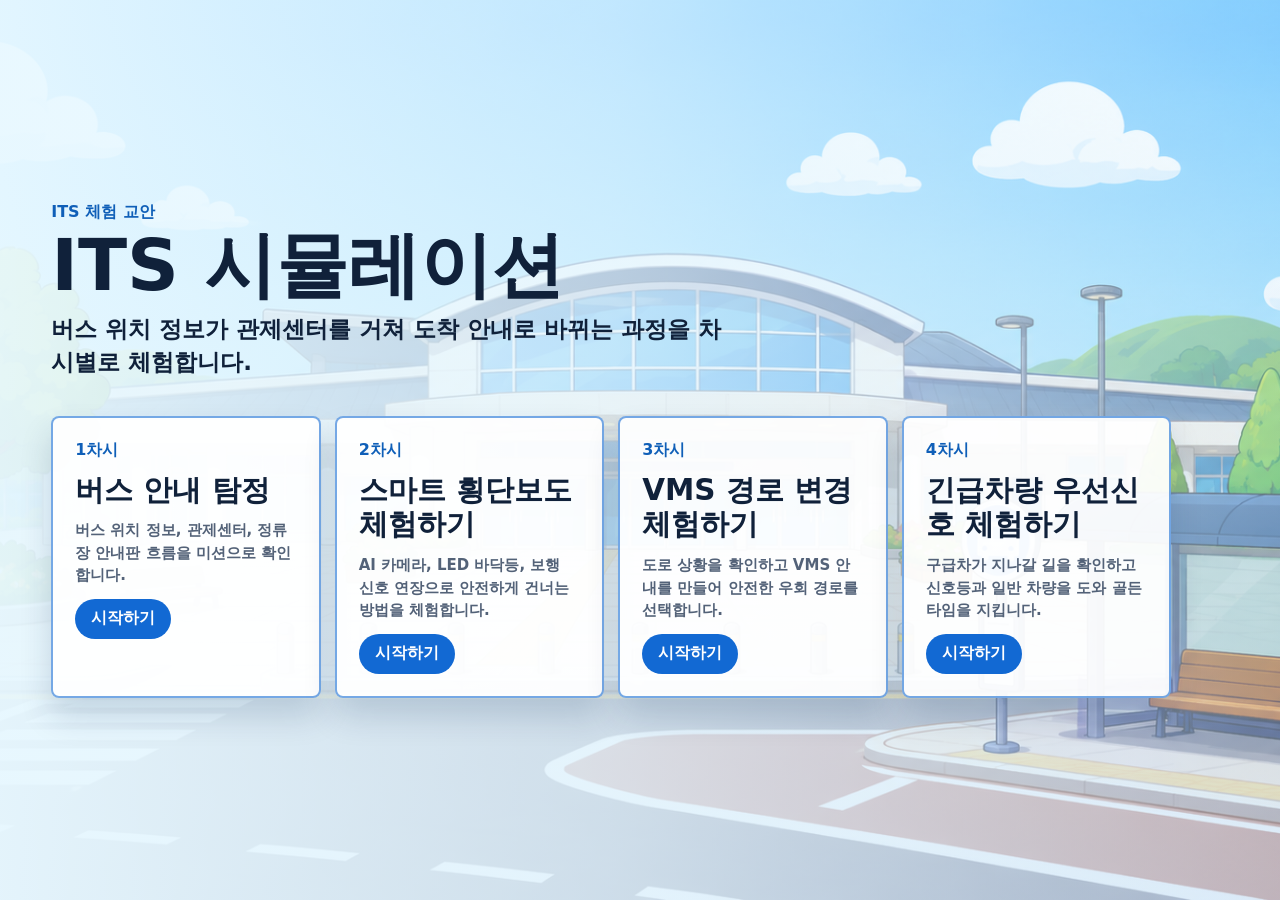
<file: index.html>
<!doctype html>
<html lang="ko">
  <head>
    <meta charset="utf-8" />
    <meta name="viewport" content="width=device-width, initial-scale=1" />
    <title>ITS 시뮬레이션</title>
    <link rel="stylesheet" href="./site.css" />
  </head>
  <body>
    <main class="hub">
      <section class="hero" aria-label="ITS 시뮬레이션 차시 선택">
        <img class="hero-bg" src="./lesson1/assets/period1_bg_gangneung_station_busstop_16x9.png" alt="" />
        <div class="hero-overlay"></div>

        <div class="hub-shell">
          <header class="hub-header">
            <p>ITS 체험 교안</p>
            <h1>ITS 시뮬레이션</h1>
            <span>버스 위치 정보가 관제센터를 거쳐 도착 안내로 바뀌는 과정을 차시별로 체험합니다.</span>
          </header>

          <section class="lesson-grid" aria-label="차시 목록">
            <a class="lesson-card active" href="./lesson1/index.html">
              <span>1차시</span>
              <strong>버스 안내 탐정</strong>
              <p>버스 위치 정보, 관제센터, 정류장 안내판 흐름을 미션으로 확인합니다.</p>
              <em>시작하기</em>
            </a>

            <a class="lesson-card active" href="./lesson2/index.html">
              <span>2차시</span>
              <strong>스마트 횡단보도 체험하기</strong>
              <p>AI 카메라, LED 바닥등, 보행 신호 연장으로 안전하게 건너는 방법을 체험합니다.</p>
              <em>시작하기</em>
            </a>

            <a class="lesson-card active" href="./lesson3/index.html">
              <span>3차시</span>
              <strong>VMS 경로 변경 체험하기</strong>
              <p>도로 상황을 확인하고 VMS 안내를 만들어 안전한 우회 경로를 선택합니다.</p>
              <em>시작하기</em>
            </a>

            <a class="lesson-card active" href="./lesson4/index.html">
              <span>4차시</span>
              <strong>긴급차량 우선신호 체험하기</strong>
              <p>구급차가 지나갈 길을 확인하고 신호등과 일반 차량을 도와 골든타임을 지킵니다.</p>
              <em>시작하기</em>
            </a>
          </section>
        </div>
      </section>
    </main>
  </body>
</html>
</file>
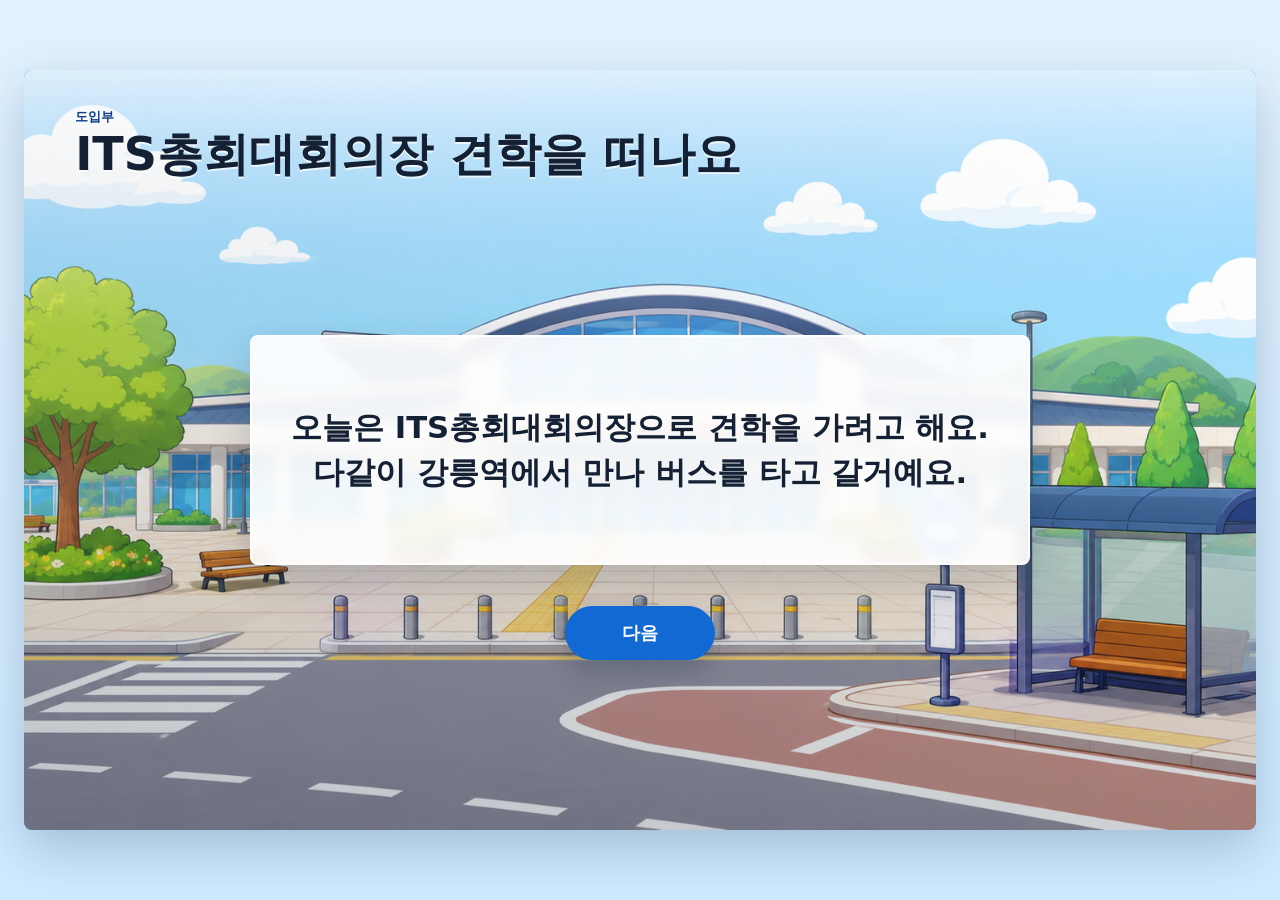
<file: lesson1/index.html>
<!doctype html>
<html lang="ko">
  <head>
    <meta charset="utf-8" />
    <meta name="viewport" content="width=device-width, initial-scale=1" />
    <title>1차시 시뮬레이션 - 버스 안내 탐정</title>
    <link rel="stylesheet" href="./styles.css" />
  </head>
  <body>
    <main class="app" aria-live="polite">
      <section class="scene" aria-label="강릉역 버스 도착 안내 시뮬레이션">
        <section class="prologue-scene" id="prologueScene" aria-label="도입부 이야기">
          <img
            class="prologue-bg"
            src="./assets/period1_bg_gangneung_station_busstop_16x9.png"
            alt="강릉역 앞 버스정류장"
          />

          <div class="prologue-heading">
            <p class="kicker">도입부</p>
            <h1>ITS총회대회의장 견학을 떠나요</h1>
          </div>

          <div class="prologue-card" aria-live="polite">
            <p id="prologueLine"></p>
          </div>

          <button class="plain-button primary prologue-next-button" type="button" id="prologueNext">
            다음
          </button>
        </section>

        <section class="intro-scene" id="introScene" aria-label="견학 출발 오프닝" data-cut="0" hidden>
          <img
            class="opening-bg"
            src="./assets/period1_bg_gangneung_station_busstop_16x9.png"
            alt="강릉역 앞 버스정류장"
          />

          <div class="opening-top">
            <div>
              <h1>견학 출발 이야기</h1>
            </div>
            <button class="plain-button skip-button" type="button" id="skipOpening">바로 미션</button>
          </div>

          <div class="opening-stage" aria-label="견학 출발 애니메이션">
            <div class="opening-label station">강릉역</div>
            <div class="opening-label stop">버스 정류장</div>

            <div class="opening-students" aria-hidden="true">
              <figure class="student minjun">
                <img src="./assets/opening/scene1_student_boy_idle.png" alt="" />
                <figcaption>민준</figcaption>
              </figure>
              <figure class="student seoyeon">
                <img src="./assets/opening/scene1_student_girl_idle.png" alt="" />
                <figcaption>서연</figcaption>
              </figure>
              <figure class="student jihun">
                <img src="./assets/opening/scene1_student_boy_thinking.png" alt="" />
                <figcaption>지훈</figcaption>
              </figure>
            </div>

            <div class="question-cloud">
              <span>버스는 어디 있지?</span>
              <span>언제 도착하지?</span>
              <span>잘못 타면 어떡하지?</span>
            </div>

            <div class="opening-helper" aria-hidden="true">
              <img src="./assets/common_character_traffic_helper_default.svg" alt="" />
            </div>

            <div class="its-flow" aria-hidden="true">
              <div class="flow-node bus-node">
                <img src="./assets/opening/scene1_mini_bus_blue.png" alt="" />
                <span>버스</span>
              </div>
              <div class="flow-line first"></div>
              <img class="signal-wave wave-one" src="./assets/opening/scene1_signal_wave.png" alt="" />
              <div class="flow-node center-node">
                <img src="./assets/opening/scene1_control_center_icon.png" alt="" />
                <span>관제센터</span>
              </div>
              <div class="flow-line second"></div>
              <img class="signal-wave wave-two" src="./assets/opening/scene1_signal_wave.png" alt="" />
              <div class="flow-node board-node">
                <img src="./assets/opening/scene1_bus_arrival_board.png" alt="" />
                <span>도착 안내판</span>
              </div>
            </div>

            <div class="mission-pop">
              <img src="./assets/opening/scene1_mission_popup_cutout.png" alt="" />
              <div>
                <p>오늘의 미션</p>
                <strong>대회장으로 가는 버스를 찾아라!</strong>
                <button class="plain-button primary start-button" type="button" id="startScene">시작하기</button>
              </div>
              <img class="start-glow" src="./assets/opening/scene1_start_glow.png" alt="" />
            </div>
          </div>

          <aside class="opening-dialogue" aria-live="polite">
            <div class="opening-progress"><span id="openingProgress"></span></div>
            <strong id="openingSpeaker">민준</strong>
            <span id="openingLine">드디어 ITS 체험 견학 가는 날이다!</span>
            <button class="plain-button primary opening-next-button" type="button" id="openingNext">다음</button>
          </aside>
        </section>

        <section class="simulation-scene" id="simulationScene" aria-label="버스 도착 안내 시뮬레이션" hidden>
          <img
            class="scene-bg"
            src="./assets/period1_bg_gangneung_station_busstop_16x9.png"
            alt="강릉역 앞 버스정류장"
          />

          <div class="topbar">
            <div>
              <h1>강릉역 버스 도착 안내 체험하기</h1>
            </div>
          </div>

          <div class="flow-layout">
            <section class="guide" aria-label="교통 도우미 안내">
              <div class="flow-step">안내인</div>
              <div class="guide-portrait">
                <img id="helperImage" src="./assets/common_character_traffic_helper_default.svg" alt="교통 도우미" />
              </div>
              <div class="speech">
                <p id="helperLine">안녕! 나는 강릉 교통 도우미야. 버스가 어떻게 움직이는지 같이 알아보자!</p>
              </div>
            </section>

            <section class="mission-panel" aria-label="인터랙티브 미션">
              <div class="mission-main">
                <div class="flow-step">인터랙티브</div>
                <div class="mission-head">
                  <img id="missionIcon" src="./assets/icon_objects_svg/icon_object_05.svg" alt="" />
                  <div>
                    <p id="missionKind">버스 위치 정보</p>
                    <h2 id="missionTitle">내가 탈 버스를 찾아요</h2>
                  </div>
                </div>
                <p id="missionCopy">대회장으로 가는 버스를 골라 주세요.</p>
                <div id="missionBody" class="mission-body"></div>
              </div>

              <aside class="result-panel" aria-label="결과 확인">
                <div class="result-title">
                  <span class="flow-step">결과 확인</span>
                  <div class="progress" aria-label="미션 진행률">
                    <span id="missionLabel">미션 1 / 4</span>
                    <div class="progress-track"><span id="progressBar"></span></div>
                  </div>
                </div>
                <div class="monitor" aria-label="관제센터 모니터">
                  <div class="monitor-screen">
                    <p>관제센터</p>
                    <strong id="monitorStatus">대기 중</strong>
                    <span id="monitorHint">버스 신호를 기다리고 있어요.</span>
                  </div>
                </div>
              </aside>
            </section>
          </div>
        </section>

        <div id="toast" class="toast" role="status" aria-live="assertive"></div>
      </section>
    </main>

    <script src="./script.js"></script>
  </body>
</html>
</file>
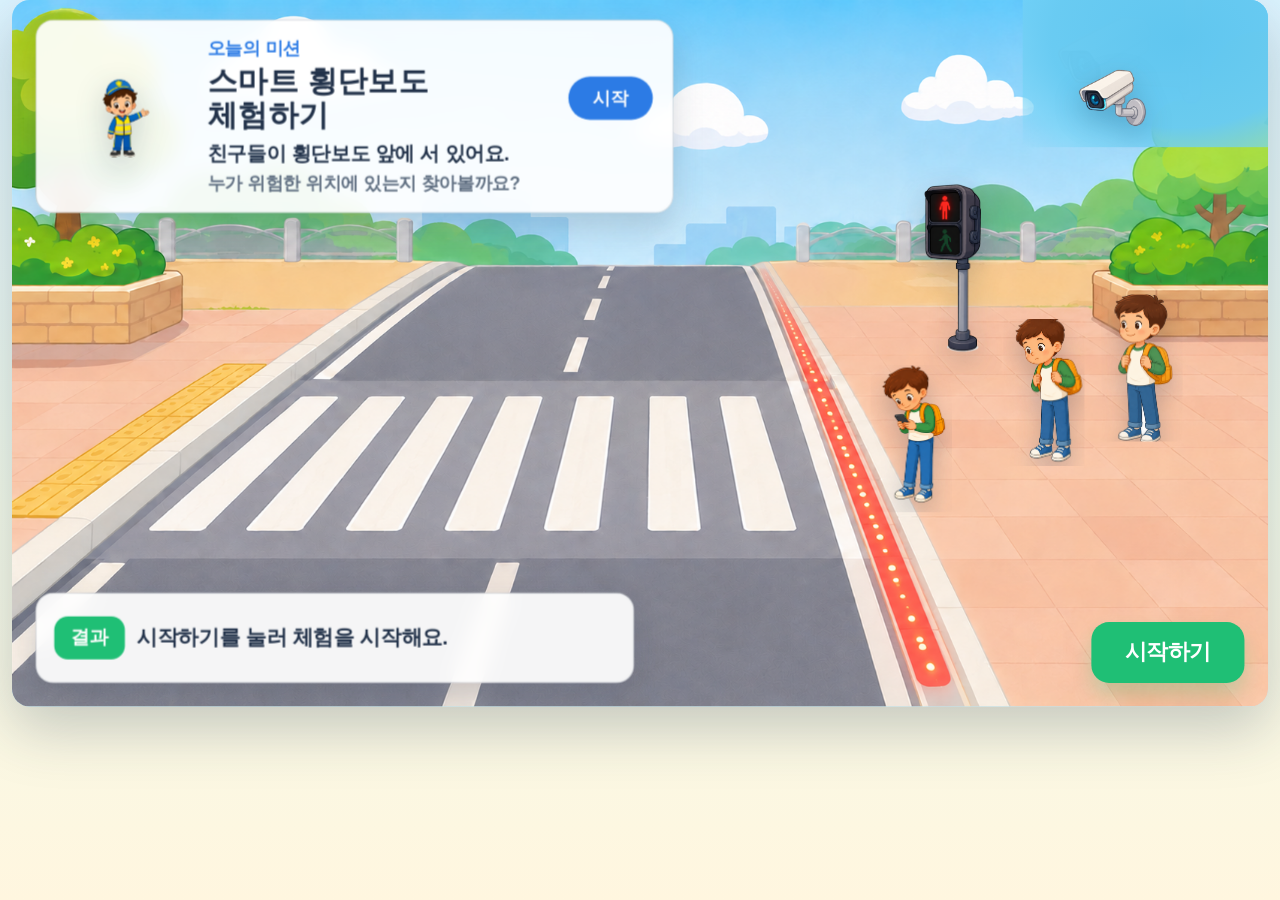
<file: lesson2/index.html>
<!doctype html>
<html lang="ko">
  <head>
    <meta charset="utf-8" />
    <meta name="viewport" content="width=device-width, initial-scale=1" />
    <title>2차시 스마트 횡단보도 체험하기</title>
    <link rel="stylesheet" href="./style.css" />
    <link rel="icon" href="data:," />
  </head>
  <body>
    <main class="stage-wrap" aria-label="2차시 스마트 횡단보도 웹 시뮬레이션">
      <section class="stage" id="stage" aria-live="polite">
        <img class="scene-bg" id="sceneBg" alt="" draggable="false" />
        <div class="object-layer" id="objectLayer"></div>

        <section class="mission-card" aria-label="오늘의 미션">
          <img class="traffic-helper is-default" id="trafficHelper" alt="교통 안전 안내 도우미" draggable="false" />
          <div class="card-label">오늘의 미션</div>
          <div class="mission-head">
            <h1 id="missionTitle">스마트 횡단보도 체험하기</h1>
            <span id="missionNumber">시작</span>
          </div>
          <p id="missionTask">친구들이 횡단보도 앞에 서 있어요.</p>
          <p id="missionGuide">누가 위험한 위치에 있는지 찾아볼까요?</p>
        </section>

        <section class="feedback-card" id="feedbackCard" aria-label="결과 안내" role="status">
          <strong>결과</strong>
          <p id="feedbackText">시작하기를 눌러 체험을 시작해요.</p>
        </section>

        <div class="controls" id="controls" aria-label="버튼 영역"></div>
        <div class="asset-error" id="assetError" hidden>이미지 파일을 확인해 주세요.</div>
      </section>
    </main>

    <script src="./script.js" defer></script>
  </body>
</html>
</file>
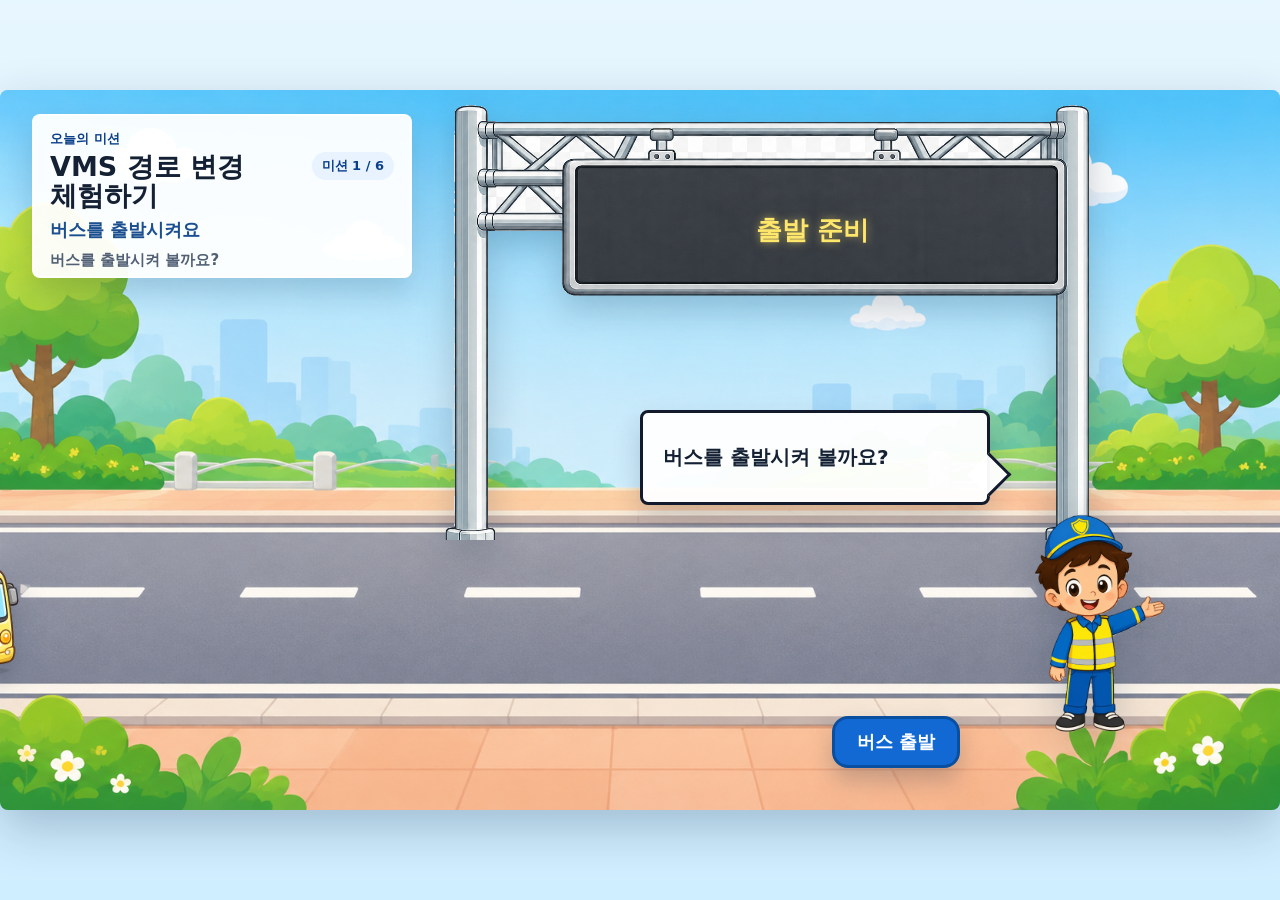
<file: lesson3/index.html>
<!doctype html>
<html lang="ko">
  <head>
    <meta charset="utf-8" />
    <meta name="viewport" content="width=device-width, initial-scale=1" />
    <title>3차시 VMS 경로 변경 시뮬레이션</title>
    <link rel="stylesheet" href="./style.css" />
    <link rel="icon" href="data:," />
  </head>
  <body>
    <main class="stage-shell" aria-label="3차시 VMS 경로 변경 시뮬레이션">
      <section class="stage" id="stage" data-scene="road" aria-live="polite">
        <img class="scene-bg" id="sceneBg" alt="" draggable="false" />

        <section class="mission-card" aria-label="현재 미션">
          <div class="card-label">오늘의 미션</div>
          <div class="mission-head">
            <h1 id="missionTitle">VMS 경로 변경 체험하기</h1>
            <span id="missionNumber">미션 1 / 6</span>
          </div>
          <p id="missionTask">버스를 출발시켜요</p>
          <p id="missionGuide">버스를 출발시켜 볼까요?</p>
        </section>

        <section class="vms-unit" id="vmsUnit" aria-label="VMS 전광판">
          <img src="./assets/lesson3/period3_vms_board_empty.png" alt="" draggable="false" />
          <div class="vms-text" id="vmsText">
            <span>출발 준비</span>
          </div>
        </section>

        <img
          class="bus"
          id="bus"
          src="./assets/lesson3/period3_bus_side.png"
          alt="버스"
          draggable="false"
        />

        <div class="road-icons" id="roadIcons" aria-label="도로 상황 아이콘"></div>
        <div class="map-layer" id="mapLayer" aria-label="경로 선택 지도"></div>
        <div class="activity-layer" id="activityLayer"></div>
        <div class="controls" id="controls" aria-label="미션 버튼"></div>

        <aside class="helper-bubble" id="helperBubble" aria-label="안내자 말풍선">
          <p id="helperLine">버스를 출발시켜 볼까요?</p>
        </aside>
        <img
          class="traffic-helper"
          id="trafficHelper"
          src="./assets/common/characters/common_character_traffic_helper_default.png"
          alt="교통 안내자"
          draggable="false"
        />

        <div class="toast" id="toast" role="status" aria-live="assertive"></div>
        <div class="sparkle-layer" id="sparkleLayer" aria-hidden="true"></div>
        <div class="confetti-layer" id="confettiLayer" aria-hidden="true"></div>
      </section>
    </main>

    <script src="./script.js" defer></script>
  </body>
</html>
</file>
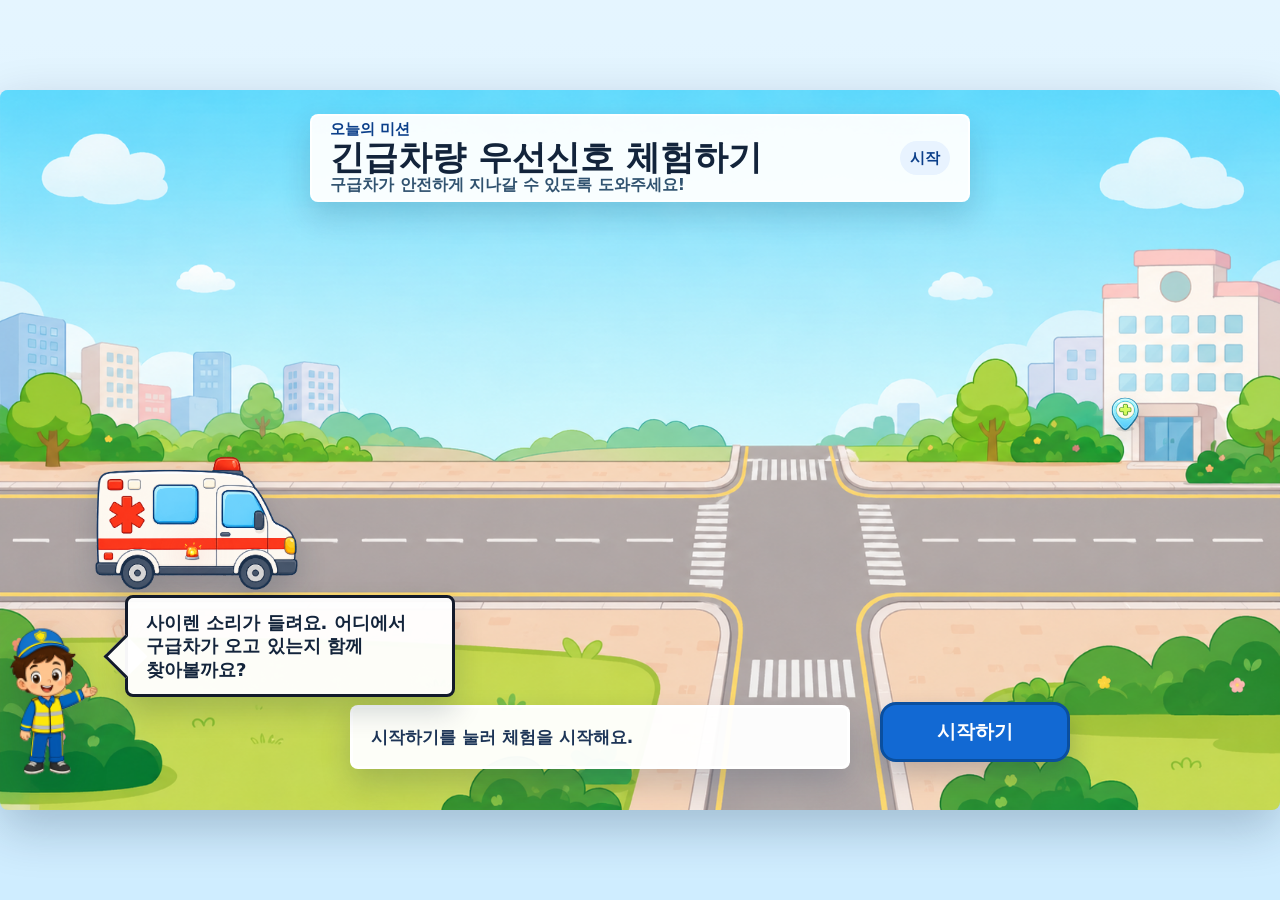
<file: lesson4/index.html>
<!doctype html>
<html lang="ko">
  <head>
    <meta charset="utf-8" />
    <meta name="viewport" content="width=device-width, initial-scale=1" />
    <title>4차시 긴급차량 우선신호 체험하기</title>
    <link rel="stylesheet" href="./style.css" />
    <link rel="icon" href="data:," />
  </head>
  <body>
    <main class="stage-shell" aria-label="4차시 긴급차량 우선신호 시뮬레이션">
      <section class="stage" id="stage" data-scene="intersection" aria-live="polite">
        <img class="scene-bg" id="sceneBg" alt="" draggable="false" />

        <section class="mission-card" aria-label="현재 미션">
          <div class="card-label" id="missionLabel">오늘의 미션</div>
          <div class="mission-head">
            <h1 id="missionTitle">긴급차량 우선신호 체험하기</h1>
            <span id="missionNumber">시작</span>
          </div>
          <p id="missionDescription">구급차가 안전하게 지나갈 수 있도록 도와주세요!</p>
        </section>

        <div class="mission-layer" id="missionLayer" aria-label="미션 화면"></div>
        <div class="controls" id="controls" aria-label="미션 버튼"></div>

        <section class="message-box" id="messageBox" aria-label="안내 메시지" role="status">
          <p id="feedbackText">시작하기를 눌러 체험을 시작해요.</p>
          <button class="mission-button success" type="button" id="nextButton" hidden>다음 미션</button>
        </section>

        <aside class="helper-bubble" id="helperBubble" aria-label="교통 도우미 말풍선">
          <p id="helperLine">사이렌 소리가 들려요. 어디에서 구급차가 오고 있는지 함께 찾아볼까요?</p>
        </aside>
        <img class="traffic-helper" id="trafficHelper" alt="교통 도우미" draggable="false" />

        <div class="toast" id="toast" role="status" aria-live="assertive"></div>
        <div class="sparkle-layer" id="sparkleLayer" aria-hidden="true"></div>
        <div class="confetti-layer" id="confettiLayer" aria-hidden="true"></div>
      </section>
    </main>

    <script src="./script.js" defer></script>
  </body>
</html>
</file>
<file: site.css>
:root {
  color-scheme: light;
  --ink: #10213a;
  --blue: #1269d3;
  --cyan: #dff5ff;
  --green: #27a67a;
  --yellow: #ffd33d;
}

* {
  box-sizing: border-box;
}

body {
  margin: 0;
  min-height: 100vh;
  color: var(--ink);
  font-family:
    "Pretendard",
    "Apple SD Gothic Neo",
    "Malgun Gothic",
    system-ui,
    sans-serif;
  background: #d9f0ff;
}

.hub {
  min-height: 100vh;
}

.hero {
  position: relative;
  min-height: 100vh;
  overflow: hidden;
  display: grid;
  align-items: center;
  padding: clamp(20px, 4vw, 56px);
}

.hero-bg {
  position: absolute;
  inset: 0;
  width: 100%;
  height: 100%;
  object-fit: cover;
}

.hero-overlay {
  position: absolute;
  inset: 0;
  background:
    linear-gradient(90deg, rgba(232, 248, 255, 0.96), rgba(232, 248, 255, 0.76) 48%, rgba(232, 248, 255, 0.38)),
    linear-gradient(0deg, rgba(18, 105, 211, 0.18), rgba(255, 255, 255, 0.1));
}

.hub-shell {
  position: relative;
  z-index: 1;
  width: min(1120px, 100%);
  display: grid;
  gap: clamp(22px, 3vw, 36px);
}

.hub-header {
  max-width: 680px;
}

.hub-header p,
.lesson-card span {
  margin: 0;
  color: #0f5fb8;
  font-weight: 900;
}

.hub-header h1 {
  margin: 6px 0 10px;
  font-size: clamp(38px, 7vw, 72px);
  line-height: 1.02;
  letter-spacing: 0;
}

.hub-header span {
  display: block;
  font-size: clamp(17px, 2.1vw, 23px);
  line-height: 1.45;
  font-weight: 800;
}

.lesson-grid {
  display: grid;
  grid-template-columns: repeat(4, minmax(0, 1fr));
  gap: 14px;
}

.lesson-card {
  min-height: 250px;
  display: grid;
  align-content: start;
  gap: 12px;
  padding: 22px;
  border: 2px solid rgba(18, 105, 211, 0.22);
  border-radius: 8px;
  color: inherit;
  text-decoration: none;
  background: rgba(255, 255, 255, 0.93);
  box-shadow: 0 18px 32px rgba(4, 36, 78, 0.16);
}

.lesson-card strong {
  font-size: clamp(22px, 2.3vw, 30px);
  line-height: 1.18;
}

.lesson-card p {
  margin: 0;
  color: #536278;
  font-size: 15px;
  line-height: 1.5;
  font-weight: 700;
}

.lesson-card em {
  align-self: end;
  justify-self: start;
  min-height: 40px;
  display: inline-flex;
  align-items: center;
  padding: 0 16px;
  border-radius: 999px;
  font-style: normal;
  font-weight: 900;
}

.lesson-card.active {
  border-color: rgba(18, 105, 211, 0.58);
}

.lesson-card.active em {
  color: #ffffff;
  background: var(--blue);
}

.lesson-card.locked {
  opacity: 0.72;
}

.lesson-card.locked em {
  color: #28506f;
  background: var(--cyan);
}

@media (max-width: 900px) {
  .hero {
    align-items: start;
  }

  .lesson-grid {
    grid-template-columns: repeat(2, minmax(0, 1fr));
  }
}

@media (max-width: 560px) {
  .hero {
    padding: 18px;
  }

  .hero-overlay {
    background: rgba(232, 248, 255, 0.86);
  }

  .lesson-grid {
    grid-template-columns: 1fr;
  }

  .lesson-card {
    min-height: 190px;
  }
}
</file>
<file: lesson1/styles.css>
:root {
  color-scheme: light;
  --ink: #142033;
  --muted: #536176;
  --panel: rgba(255, 255, 255, 0.95);
  --line: rgba(20, 32, 51, 0.14);
  --blue: #1269d3;
  --blue-deep: #0b3f8a;
  --green: #1d9d72;
  --yellow: #f8c94d;
  --coral: #f36c5f;
  --shadow: 0 18px 50px rgba(5, 28, 62, 0.22);
}

* {
  box-sizing: border-box;
}

html,
body {
  width: 100%;
  min-height: 100%;
  margin: 0;
}

body {
  overflow-x: hidden;
  color: var(--ink);
  background: #d7ecff;
  font-family:
    "Pretendard",
    "Noto Sans KR",
    "Malgun Gothic",
    system-ui,
    sans-serif;
}

button {
  font: inherit;
}

[hidden] {
  display: none !important;
}

.app {
  min-height: 100vh;
  display: grid;
  place-items: center;
  padding: clamp(10px, 2vw, 24px);
  background:
    linear-gradient(180deg, rgba(255, 255, 255, 0.42), rgba(255, 255, 255, 0)),
    #cdeaff;
}

.scene {
  position: relative;
  width: min(100%, 1500px);
  min-height: 760px;
  aspect-ratio: 16 / 9;
  overflow: hidden;
  border-radius: 8px;
  background: #9ed6ff;
  box-shadow: var(--shadow);
}

.intro-scene,
.simulation-scene {
  position: relative;
  min-height: 760px;
}

.intro-scene {
  min-width: 0;
  overflow: hidden;
  display: grid;
  grid-template-columns: minmax(0, 1.45fr) minmax(320px, 0.78fr);
  gap: 0;
  background: #dff1ff;
}

.intro-visual {
  position: relative;
  min-width: 0;
  overflow: hidden;
}

.intro-visual::after {
  content: "";
  position: absolute;
  inset: 0;
  background: linear-gradient(90deg, rgba(8, 28, 56, 0.02), rgba(8, 28, 56, 0.18));
  pointer-events: none;
}

.intro-visual img {
  width: 100%;
  height: 100%;
  object-fit: cover;
}

.intro-caption {
  position: absolute;
  z-index: 2;
  min-height: 36px;
  display: inline-flex;
  align-items: center;
  padding: 0 14px;
  border: 2px solid rgba(255, 255, 255, 0.86);
  border-radius: 999px;
  color: #ffffff;
  background: rgba(13, 62, 122, 0.72);
  box-shadow: 0 8px 18px rgba(2, 24, 52, 0.2);
  font-weight: 900;
}

.intro-caption.station {
  left: 12%;
  top: 18%;
}

.intro-caption.stop {
  right: 10%;
  bottom: 24%;
}

.intro-caption.display {
  right: 22%;
  bottom: 38%;
}

.intro-copy {
  min-width: 0;
  display: grid;
  align-content: center;
  gap: 18px;
  padding: clamp(28px, 4vw, 58px);
  background: rgba(255, 255, 255, 0.96);
}

.intro-copy h1 {
  margin: 2px 0 0;
  font-size: clamp(30px, 2.9vw, 42px);
  line-height: 1.06;
  letter-spacing: 0;
  word-break: keep-all;
}

.topbar h1 {
  margin: 2px 0 0;
  font-size: clamp(30px, 3.2vw, 48px);
  line-height: 1.06;
  letter-spacing: 0;
  word-break: keep-all;
}

.intro-copy p:not(.kicker) {
  margin: 0;
  color: var(--muted);
  font-size: clamp(17px, 1.45vw, 22px);
  line-height: 1.55;
  word-break: keep-all;
}

.intro-copy ul {
  display: grid;
  gap: 10px;
  margin: 0;
  padding: 0;
  list-style: none;
}

.intro-copy li {
  min-width: 0;
  min-height: 42px;
  display: flex;
  align-items: center;
  padding: 0 14px;
  border-radius: 8px;
  color: #123b72;
  background: #e8f3ff;
  font-weight: 900;
}

.simulation-scene {
  display: flex;
  flex-direction: column;
  gap: 18px;
  padding: clamp(18px, 2vw, 28px);
}

.simulation-scene::before {
  content: "";
  position: absolute;
  inset: 0;
  z-index: 1;
  background:
    linear-gradient(90deg, rgba(238, 248, 255, 0.9), rgba(238, 248, 255, 0.74) 42%, rgba(238, 248, 255, 0.86)),
    linear-gradient(180deg, rgba(255, 255, 255, 0.32), rgba(255, 255, 255, 0.16));
  pointer-events: none;
}

.scene-bg {
  position: absolute;
  inset: 0;
  width: 100%;
  height: 100%;
  object-fit: cover;
  opacity: 0.46;
  filter: saturate(0.94);
  user-select: none;
  pointer-events: none;
}

.topbar,
.flow-layout {
  position: relative;
  z-index: 2;
}

.topbar {
  display: flex;
  align-items: flex-start;
  justify-content: space-between;
  gap: 16px;
}

.kicker,
#missionKind,
.monitor-screen p,
.flow-step {
  margin: 0;
  color: var(--blue-deep);
  font-size: 13px;
  font-weight: 900;
  letter-spacing: 0;
}

.flow-layout {
  flex: 1;
  min-height: 0;
  display: grid;
  grid-template-columns: minmax(270px, 0.47fr) minmax(680px, 1fr);
  gap: clamp(14px, 1.6vw, 22px);
  align-items: stretch;
}

.guide,
.mission-panel {
  min-width: 0;
  border: 1px solid var(--line);
  border-radius: 8px;
  background: var(--panel);
  box-shadow: 0 14px 34px rgba(5, 28, 62, 0.15);
  backdrop-filter: blur(10px);
}

.flow-step {
  display: inline-flex;
  width: fit-content;
  min-height: 30px;
  align-items: center;
  padding: 0 10px;
  border-radius: 999px;
  background: #e8f3ff;
}

.guide {
  display: flex;
  flex-direction: column;
  gap: 14px;
  padding: 18px;
}

.guide-portrait {
  flex: 1;
  min-height: 260px;
  display: grid;
  place-items: end center;
}

.guide-portrait img {
  width: min(78%, 240px);
  max-height: 345px;
  object-fit: contain;
  filter: drop-shadow(0 10px 18px rgba(0, 27, 56, 0.18));
}

.speech {
  min-width: 0;
  min-height: 138px;
  padding: 17px;
  border: 3px solid #121a2b;
  border-radius: 8px;
  background: #ffffff;
  box-shadow: 0 10px 22px rgba(4, 28, 58, 0.14);
}

.speech p {
  margin: 0;
  font-size: clamp(15px, 1.18vw, 18px);
  line-height: 1.42;
  font-weight: 900;
  word-break: keep-all;
  overflow-wrap: break-word;
}

.mission-panel {
  display: grid;
  grid-template-rows: minmax(0, 1fr) auto;
  gap: 16px;
  padding: 18px;
}

.mission-main {
  min-height: 0;
  display: grid;
  grid-template-rows: auto auto auto 1fr;
  gap: 12px;
}

.mission-head {
  display: grid;
  grid-template-columns: 58px minmax(0, 1fr);
  align-items: center;
  gap: 12px;
}

.mission-head img {
  width: 58px;
  height: 58px;
  object-fit: contain;
}

h2 {
  margin: 2px 0 0;
  font-size: clamp(24px, 2.2vw, 34px);
  line-height: 1.1;
  letter-spacing: 0;
}

#missionCopy {
  min-height: 28px;
  margin: 0;
  color: var(--muted);
  font-size: 16px;
  line-height: 1.35;
  word-break: keep-all;
  overflow-wrap: break-word;
}

.mission-body {
  min-height: 0;
  display: grid;
  align-content: start;
}

.result-panel {
  min-height: 140px;
  display: grid;
  grid-template-columns: minmax(210px, 0.34fr) minmax(360px, 1fr);
  gap: 16px;
  align-items: center;
  padding: 16px;
  border: 1px solid rgba(18, 105, 211, 0.14);
  border-radius: 8px;
  background: linear-gradient(180deg, #ffffff, #f7fbff);
  box-shadow: inset 0 0 0 1px rgba(255, 255, 255, 0.72);
}

.result-title {
  display: grid;
  gap: 12px;
}

.progress {
  padding: 13px;
  border: 1px solid var(--line);
  border-radius: 8px;
  background: #ffffff;
}

.progress span:first-child {
  display: block;
  margin-bottom: 9px;
  font-weight: 900;
}

.progress-track {
  height: 12px;
  overflow: hidden;
  border-radius: 999px;
  background: #e6edf5;
}

.progress-track span {
  display: block;
  width: 25%;
  height: 100%;
  border-radius: inherit;
  background: linear-gradient(90deg, var(--green), var(--yellow));
  transition: width 240ms ease;
}

.monitor {
  position: relative;
  width: 100%;
  min-height: 104px;
  border: 6px solid #1873d1;
  border-radius: 18px;
  background: linear-gradient(180deg, #ffffff, #eef7ff);
  box-shadow:
    inset 0 0 0 4px #d8efff,
    0 12px 24px rgba(7, 47, 94, 0.14);
}

.monitor::before {
  content: "";
  position: absolute;
  top: -18px;
  left: 50%;
  width: 122px;
  height: 24px;
  border-radius: 14px 14px 6px 6px;
  background: #0d62b8;
  transform: translateX(-50%);
  box-shadow: inset 0 -4px 0 rgba(0, 0, 0, 0.12);
}

.monitor::after {
  content: "";
  position: absolute;
  top: -9px;
  left: 50%;
  width: 9px;
  height: 9px;
  border-radius: 50%;
  background: var(--green);
  transform: translateX(-50%);
  box-shadow:
    -24px 0 0 var(--yellow),
    24px 0 0 var(--coral);
}

.monitor-screen {
  position: absolute;
  inset: 16% 10% 12%;
  display: grid;
  align-content: center;
  gap: 3px;
  text-align: center;
}

.monitor-screen strong {
  color: var(--blue-deep);
  font-size: clamp(20px, 2.1vw, 30px);
}

.monitor-screen span {
  color: var(--muted);
  font-size: clamp(12px, 1.1vw, 15px);
  line-height: 1.25;
}

.bus-grid {
  display: grid;
  grid-template-columns: repeat(3, minmax(0, 1fr));
  gap: 14px;
  align-self: start;
  align-content: start;
}

.bus-card,
.choice-card,
.signal-button,
.word-card,
.slot,
.plain-button {
  border: 0;
  border-radius: 8px;
  cursor: pointer;
  transition:
    transform 160ms ease,
    box-shadow 160ms ease,
    border-color 160ms ease,
    background-color 160ms ease;
}

.bus-card {
  min-height: 230px;
  display: grid;
  align-content: center;
  justify-items: center;
  gap: 10px;
  padding: 18px 12px;
  color: #0b3368;
  background: #ffffff;
  border: 2px solid #d2e1f1;
  box-shadow: 0 7px 18px rgba(18, 105, 211, 0.14);
}

.bus-card:hover,
.choice-card:hover,
.signal-button:hover,
.word-card:hover,
.plain-button:hover {
  transform: translateY(-2px);
}

.bus-icon {
  position: relative;
  width: 86px;
  height: 46px;
  border-radius: 12px 12px 8px 8px;
  background: linear-gradient(180deg, #2a89ee, #0f5ebd);
  box-shadow: inset 0 -6px 0 rgba(3, 33, 88, 0.12);
}

.bus-card:nth-child(2) .bus-icon {
  background: linear-gradient(180deg, #f9bd40, #e4792d);
}

.bus-card:nth-child(3) .bus-icon {
  background: linear-gradient(180deg, #48c28a, #14745d);
}

.bus-icon::before,
.bus-icon::after {
  content: "";
  position: absolute;
  bottom: -7px;
  width: 14px;
  height: 14px;
  border-radius: 50%;
  background: #1f2d44;
  box-shadow: inset 0 0 0 3px #cad5df;
}

.bus-icon::before {
  left: 12px;
}

.bus-icon::after {
  right: 12px;
}

.bus-window {
  position: absolute;
  top: 8px;
  left: 9px;
  right: 9px;
  height: 16px;
  border-radius: 4px;
  background: repeating-linear-gradient(90deg, #d8f3ff 0 15px, #88c6eb 15px 19px);
}

.bus-card strong {
  font-size: 23px;
}

.bus-card span {
  color: var(--muted);
  font-size: 14px;
}

.map-board {
  min-height: 300px;
  display: grid;
  grid-template-columns: 1fr 160px;
  gap: 14px;
}

.route-map {
  position: relative;
  min-height: 300px;
  overflow: hidden;
  border: 2px solid #c9d9e9;
  border-radius: 8px;
  background:
    linear-gradient(rgba(255, 255, 255, 0.72), rgba(255, 255, 255, 0.72)),
    url("./assets/road_tiles_svg/road_tile_04.svg") center / cover;
}

.signal-line {
  position: absolute;
  left: 24%;
  top: 50%;
  width: 58%;
  height: 5px;
  opacity: 0;
  background: repeating-linear-gradient(90deg, var(--yellow) 0 14px, transparent 14px 24px);
  transform: translateY(-50%);
  transition: opacity 180ms ease;
}

.signal-line.is-active {
  opacity: 1;
  animation: signalMove 800ms linear infinite;
}

@keyframes signalMove {
  from {
    background-position-x: 0;
  }

  to {
    background-position-x: 48px;
  }
}

.signal-button {
  position: absolute;
  width: 86px;
  height: 78px;
  display: grid;
  place-items: center;
  color: #0e315f;
  background: #ffffff;
  border: 2px solid #bfd7ee;
  box-shadow: 0 8px 18px rgba(14, 49, 95, 0.16);
}

.signal-button img {
  width: 48px;
  height: 48px;
}

.signal-button[data-target="bus"] {
  left: 8%;
  top: 50%;
  transform: translateY(-50%);
}

.signal-button[data-target="center"] {
  left: 42%;
  top: 18%;
}

.signal-button[data-target="display"] {
  right: 8%;
  bottom: 18%;
}

.signal-button.is-done {
  border-color: var(--green);
  background: #e9fff5;
}

.signal-list {
  display: grid;
  gap: 8px;
  align-content: center;
}

.signal-list div {
  min-height: 50px;
  padding: 11px;
  border-radius: 8px;
  color: var(--muted);
  background: #eef5fb;
  font-weight: 900;
}

.signal-list .is-on {
  color: #0a5b42;
  background: #dbfff1;
}

.sign-panel {
  display: grid;
  grid-template-columns: 1fr;
  gap: 12px;
  align-content: start;
}

.display-board {
  min-height: 108px;
  padding: 14px;
  border: 4px solid #2d4164;
  border-radius: 8px;
  color: #f8e46c;
  background: #172238;
  box-shadow: inset 0 0 18px rgba(0, 0, 0, 0.3);
}

.slots {
  display: grid;
  grid-template-columns: repeat(4, minmax(0, 1fr));
  gap: 9px;
}

.slot {
  min-height: 64px;
  display: grid;
  place-items: center;
  border: 2px dashed rgba(248, 228, 108, 0.46);
  color: #fff5b0;
  background: rgba(255, 255, 255, 0.05);
  font-weight: 900;
  text-align: center;
}

.slot.is-filled {
  border-style: solid;
  background: rgba(248, 228, 108, 0.14);
}

.card-tray {
  display: grid;
  grid-template-columns: repeat(4, minmax(0, 1fr));
  gap: 9px;
}

.word-card {
  min-height: 58px;
  padding: 8px;
  color: #442500;
  background: #ffe087;
  box-shadow: 0 6px 14px rgba(131, 77, 10, 0.16);
  font-weight: 900;
}

.word-card[aria-disabled="true"] {
  opacity: 0.42;
  cursor: default;
  transform: none;
}

.sign-actions {
  display: flex;
  gap: 8px;
}

.plain-button {
  min-height: 44px;
  padding: 0 16px;
  color: #123b72;
  background: #e8f1fb;
  font-weight: 900;
}

.plain-button.primary {
  color: #ffffff;
  background: var(--blue);
}

.start-button {
  width: fit-content;
  min-height: 52px;
  padding: 0 22px;
  font-size: 18px;
}

.choice-grid {
  display: grid;
  grid-template-columns: repeat(2, minmax(0, 1fr));
  gap: 14px;
  align-content: start;
}

.choice-card {
  min-height: 220px;
  display: grid;
  align-content: center;
  justify-items: center;
  gap: 12px;
  padding: 16px;
  color: var(--ink);
  text-align: center;
  background: #ffffff;
  border: 2px solid #d5e2ef;
  box-shadow: 0 7px 18px rgba(18, 105, 211, 0.14);
}

.choice-card img {
  width: 70px;
  height: 70px;
  object-fit: contain;
}

.choice-card strong {
  font-size: 20px;
}

.choice-card span {
  color: var(--muted);
  font-size: 15px;
  line-height: 1.35;
}

.finish {
  min-height: 230px;
  display: grid;
  grid-template-columns: 150px 1fr;
  align-items: center;
  gap: 18px;
}

.finish img {
  width: 150px;
  height: 150px;
  object-fit: contain;
}

.finish strong {
  display: block;
  margin-bottom: 8px;
  font-size: 30px;
}

.finish p {
  margin: 0 0 14px;
  color: var(--muted);
  line-height: 1.35;
}

.toast {
  position: absolute;
  left: 50%;
  top: 104px;
  z-index: 10;
  max-width: min(520px, calc(100% - 32px));
  padding: 12px 16px;
  border-radius: 8px;
  color: #ffffff;
  background: rgba(20, 32, 51, 0.92);
  box-shadow: 0 12px 26px rgba(12, 25, 44, 0.22);
  transform: translate(-50%, -10px);
  opacity: 0;
  pointer-events: none;
  transition:
    opacity 160ms ease,
    transform 160ms ease;
  font-weight: 900;
  text-align: center;
}

.toast.is-visible {
  opacity: 1;
  transform: translate(-50%, 0);
}

.pulse {
  animation: pulse 520ms ease;
}

@keyframes pulse {
  0%,
  100% {
    transform: scale(1);
  }

  50% {
    transform: scale(1.03);
  }
}

@media (max-width: 1120px) {
  .scene,
  .prologue-scene,
  .intro-scene,
  .simulation-scene {
    min-height: 920px;
    aspect-ratio: auto;
  }

  .intro-scene {
    grid-template-columns: 1fr;
  }

  .intro-visual {
    min-height: 480px;
  }

  .flow-layout {
    grid-template-columns: minmax(220px, 0.72fr) minmax(480px, 1fr);
  }

  .guide-portrait {
    min-height: 190px;
  }

  .guide-portrait img {
    width: min(66%, 190px);
  }

  .result-panel {
    grid-template-columns: 1fr;
  }
}

@media (max-width: 760px) {
  .app {
    padding: 0;
  }

  .scene,
  .prologue-scene,
  .intro-scene,
  .simulation-scene {
    width: 100%;
    min-height: 100vh;
    border-radius: 0;
    aspect-ratio: auto;
  }

  .intro-visual {
    min-height: 330px;
  }

  .intro-copy {
    padding: 22px 16px 28px;
  }

  .intro-copy h1,
  .topbar h1 {
    font-size: 25px;
  }

  .intro-copy p:not(.kicker) {
    font-size: 16px;
  }

  .intro-caption {
    min-height: 30px;
    padding: 0 10px;
    font-size: 13px;
  }

  .intro-caption.stop {
    display: none;
  }

  .intro-caption.display {
    display: none;
  }

  .simulation-scene {
    padding: 14px;
  }

  .simulation-scene::before {
    background: rgba(238, 248, 255, 0.88);
  }

  .scene-bg {
    height: 280px;
    object-position: center top;
  }

  .flow-layout {
    display: flex;
    flex-direction: column;
    gap: 12px;
  }

  .guide,
  .mission-panel {
    padding: 14px;
  }

  .guide {
    display: grid;
    grid-template-columns: 72px 1fr;
    align-items: center;
  }

  .guide .flow-step {
    grid-column: 1 / -1;
  }

  .guide-portrait {
    min-height: 96px;
    place-items: center;
  }

  .guide-portrait img {
    width: 72px;
  }

  .speech {
    min-height: 82px;
    padding: 12px;
  }

  .speech p {
    font-size: 13px;
    word-break: normal;
    overflow-wrap: anywhere;
    line-break: anywhere;
  }

  .mission-panel {
    display: grid;
    grid-template-rows: auto auto;
  }

  .mission-head {
    grid-template-columns: 44px 1fr;
  }

  .mission-head img {
    width: 44px;
    height: 44px;
  }

  h2 {
    font-size: 23px;
  }

  #missionCopy {
    font-size: 14px;
    word-break: normal;
    overflow-wrap: anywhere;
    line-break: anywhere;
  }

  .bus-grid,
  .choice-grid {
    grid-template-columns: 1fr;
  }

  .bus-card {
    min-height: 88px;
    grid-template-columns: 92px 1fr;
    justify-items: start;
    text-align: left;
  }

  .map-board {
    grid-template-columns: 1fr;
    min-height: auto;
  }

  .route-map {
    min-height: 220px;
  }

  .signal-list,
  .card-tray,
  .slots {
    grid-template-columns: repeat(2, minmax(0, 1fr));
  }

  .result-panel {
    grid-template-columns: 1fr;
    min-height: auto;
  }

  .monitor {
    min-height: 96px;
  }

  .choice-card {
    min-height: 150px;
  }

  .finish {
    min-height: 160px;
    grid-template-columns: 96px 1fr;
  }

  .finish img {
    width: 96px;
    height: 96px;
  }
}

.prologue-scene {
  position: relative;
  min-width: 0;
  min-height: 760px;
  overflow: hidden;
  background: #9ed6ff;
}

.prologue-scene::after {
  content: "";
  position: absolute;
  inset: 0;
  z-index: 1;
  background:
    linear-gradient(180deg, rgba(255, 255, 255, 0.84), rgba(255, 255, 255, 0.2) 34%, rgba(3, 20, 45, 0.18)),
    linear-gradient(90deg, rgba(8, 28, 56, 0.1), rgba(8, 28, 56, 0));
  pointer-events: none;
}

.prologue-bg {
  position: absolute;
  inset: 0;
  width: 100%;
  height: 100%;
  object-fit: cover;
  user-select: none;
  pointer-events: none;
}

.prologue-heading {
  position: absolute;
  left: clamp(22px, 4vw, 64px);
  top: clamp(20px, 3vw, 46px);
  z-index: 3;
  max-width: min(720px, calc(100% - 44px));
}

.prologue-heading h1 {
  margin: 4px 0 0;
  font-size: clamp(31px, 3.6vw, 54px);
  line-height: 1.08;
  letter-spacing: 0;
  word-break: keep-all;
  text-shadow: 0 2px 0 rgba(255, 255, 255, 0.72);
}

.prologue-card {
  position: absolute;
  left: 50%;
  top: 50%;
  z-index: 3;
  width: min(780px, calc(100% - 44px));
  min-height: 230px;
  display: grid;
  place-items: center;
  padding: clamp(24px, 3vw, 38px);
  border: 2px solid rgba(255, 255, 255, 0.82);
  border-radius: 8px;
  color: #142033;
  background: rgba(255, 255, 255, 0.92);
  box-shadow: 0 18px 42px rgba(5, 28, 62, 0.2);
  text-align: center;
  transform: translate(-50%, -50%);
  backdrop-filter: blur(6px);
}

#prologueLine {
  margin: 0;
  font-size: clamp(24px, 2.4vw, 36px);
  line-height: 1.45;
  font-weight: 900;
  white-space: pre-line;
  word-break: keep-all;
}

.prologue-next-button {
  position: absolute;
  left: 50%;
  top: calc(50% + 156px);
  z-index: 4;
  min-width: 150px;
  min-height: 54px;
  border-radius: 999px;
  font-size: 18px;
  box-shadow: 0 12px 26px rgba(5, 28, 62, 0.22);
  transform: translateX(-50%);
}

.prologue-next-button:hover,
.prologue-next-button:focus-visible {
  transform: translateX(-50%);
}

.intro-scene {
  position: relative;
  min-width: 0;
  min-height: 760px;
  display: block;
  overflow: hidden;
  background: #9ed6ff;
}

.opening-bg {
  position: absolute;
  inset: 0;
  width: 100%;
  height: 100%;
  object-fit: cover;
  user-select: none;
  pointer-events: none;
}

.opening-top {
  position: absolute;
  top: clamp(18px, 2vw, 28px);
  left: clamp(18px, 2vw, 28px);
  right: clamp(18px, 2vw, 28px);
  z-index: 8;
  display: flex;
  align-items: flex-start;
  justify-content: space-between;
  gap: 16px;
}

.opening-top h1 {
  margin: 2px 0 0;
  font-size: clamp(30px, 3.2vw, 48px);
  line-height: 1.05;
  letter-spacing: 0;
  text-shadow: 0 2px 0 rgba(255, 255, 255, 0.72);
}

.skip-button {
  min-width: 108px;
  background: rgba(255, 255, 255, 0.9);
}

.opening-stage {
  position: absolute;
  inset: 0;
  z-index: 2;
}

.opening-label {
  position: absolute;
  z-index: 3;
  min-height: 34px;
  display: inline-flex;
  align-items: center;
  padding: 0 13px;
  border: 2px solid rgba(255, 255, 255, 0.86);
  border-radius: 999px;
  color: #ffffff;
  background: rgba(13, 62, 122, 0.76);
  box-shadow: 0 8px 18px rgba(2, 24, 52, 0.2);
  font-weight: 900;
}

.opening-label.station {
  left: 10%;
  top: 20%;
}

.opening-label.stop {
  right: 10%;
  bottom: 25%;
}

.opening-students {
  position: absolute;
  left: 50%;
  bottom: 162px;
  z-index: 5;
  width: min(760px, 58vw);
  height: 285px;
  transform: translateX(-50%);
}

.student {
  position: absolute;
  bottom: 0;
  margin: 0;
  display: grid;
  justify-items: center;
  gap: 4px;
  opacity: 1;
  transform: translateY(0);
  transition:
    opacity 420ms ease,
    transform 420ms ease;
}

.student img {
  height: 230px;
  object-fit: contain;
  filter: drop-shadow(0 10px 20px rgba(1, 31, 62, 0.2));
}

.student figcaption {
  min-height: 24px;
  display: inline-flex;
  align-items: center;
  padding: 0 10px;
  border-radius: 999px;
  color: #ffffff;
  background: rgba(15, 65, 128, 0.84);
  font-size: 13px;
  font-weight: 900;
}

.student.minjun {
  left: 4%;
  animation: enterLeft 520ms ease-out both;
}

.student.seoyeon {
  left: 36%;
  animation: enterBottom 520ms 90ms ease-out both;
}

.student.jihun {
  right: 5%;
  animation: enterRight 520ms 180ms ease-out both;
}

@keyframes enterLeft {
  from {
    opacity: 0;
    transform: translateX(-120px);
  }
}

@keyframes enterRight {
  from {
    opacity: 0;
    transform: translateX(120px);
  }
}

@keyframes enterBottom {
  from {
    opacity: 0;
    transform: translateY(80px);
  }
}

.question-cloud {
  position: absolute;
  left: 50%;
  top: 120px;
  z-index: 7;
  width: min(760px, calc(100% - 80px));
  display: grid;
  grid-template-columns: repeat(3, minmax(0, 1fr));
  gap: 12px;
  opacity: 0;
  transform: translate(-50%, -14px);
  transition:
    opacity 360ms ease,
    transform 360ms ease;
}

.question-cloud span {
  min-height: 58px;
  display: grid;
  place-items: center;
  padding: 10px;
  border: 3px solid #121a2b;
  border-radius: 8px;
  background: rgba(255, 255, 255, 0.96);
  box-shadow: 0 12px 24px rgba(4, 28, 58, 0.16);
  font-weight: 900;
  text-align: center;
}

.opening-helper {
  position: absolute;
  left: 5%;
  bottom: 150px;
  z-index: 6;
  opacity: 0;
  transform: translateX(-150px);
  transition:
    opacity 420ms ease,
    transform 520ms ease;
}

.opening-helper img {
  height: 270px;
  object-fit: contain;
  filter: drop-shadow(0 12px 24px rgba(0, 27, 56, 0.2));
}

.its-flow {
  position: absolute;
  left: 16%;
  right: 7%;
  top: 205px;
  z-index: 7;
  min-height: 210px;
  display: grid;
  grid-template-columns: 160px 1fr 185px 1fr 165px;
  align-items: center;
  gap: 8px;
  opacity: 0;
  transform: translateY(18px);
  transition:
    opacity 420ms ease,
    transform 520ms ease;
}

.flow-node {
  display: grid;
  justify-items: center;
  gap: 6px;
  padding: 12px;
  border-radius: 8px;
  background: rgba(255, 255, 255, 0.95);
  box-shadow: 0 12px 24px rgba(7, 47, 94, 0.16);
}

.flow-node img {
  width: 100%;
  max-height: 115px;
  object-fit: contain;
}

.flow-node span {
  color: var(--blue-deep);
  font-weight: 900;
}

.flow-line {
  height: 7px;
  border-radius: 999px;
  background: linear-gradient(90deg, var(--yellow), #4fc3ff, var(--green));
  transform-origin: left center;
  transform: scaleX(0);
}

.signal-wave {
  position: absolute;
  width: 92px;
  opacity: 0;
  filter: drop-shadow(0 8px 16px rgba(18, 105, 211, 0.18));
}

.wave-one {
  left: 21%;
  top: 38%;
}

.wave-two {
  right: 23%;
  top: 38%;
}

.mission-pop {
  position: absolute;
  right: 4%;
  bottom: 105px;
  z-index: 9;
  width: min(440px, 34vw);
  min-height: 214px;
  display: grid;
  place-items: center;
  opacity: 0;
  transform: translateY(28px) scale(0.96);
  pointer-events: none;
  transition:
    opacity 420ms ease,
    transform 520ms ease;
}

.mission-pop > img:first-child {
  position: absolute;
  inset: 0;
  width: 100%;
  height: 100%;
  object-fit: contain;
}

.mission-pop > div {
  position: relative;
  z-index: 2;
  width: 68%;
  display: grid;
  justify-items: center;
  gap: 12px;
  margin-top: 42px;
  text-align: center;
}

.mission-pop p {
  position: absolute;
  width: 1px;
  height: 1px;
  overflow: hidden;
  clip: rect(0 0 0 0);
  white-space: nowrap;
}

.mission-pop strong {
  max-width: 100%;
  font-size: clamp(17px, 1.35vw, 22px);
  line-height: 1.25;
  word-break: keep-all;
}

.start-glow {
  position: absolute;
  left: 50%;
  bottom: -30px;
  width: 70%;
  transform: translateX(-50%);
  pointer-events: none;
  animation: glowSweep 1.5s ease-in-out infinite;
}

@keyframes glowSweep {
  0%,
  100% {
    opacity: 0.45;
    transform: translateX(-50%) scale(0.96);
  }

  50% {
    opacity: 1;
    transform: translateX(-50%) scale(1.05);
  }
}

.opening-dialogue {
  position: absolute;
  left: clamp(18px, 2.2vw, 34px);
  bottom: clamp(18px, 2.2vw, 34px);
  z-index: 10;
  width: min(560px, calc(100% - 68px));
  min-height: 172px;
  display: grid;
  align-content: center;
  gap: 6px;
  padding: 18px 20px;
  border: 3px solid #121a2b;
  border-radius: 8px;
  background: rgba(255, 255, 255, 0.96);
  box-shadow: 0 14px 30px rgba(4, 28, 58, 0.18);
}

.opening-progress {
  position: absolute;
  left: 16px;
  right: 16px;
  top: 12px;
  height: 7px;
  overflow: hidden;
  border-radius: 999px;
  background: #e6edf5;
}

.opening-progress span {
  display: block;
  width: 0;
  height: 100%;
  border-radius: inherit;
  background: linear-gradient(90deg, var(--green), var(--yellow));
  transition: width 320ms ease;
}

#openingSpeaker {
  margin-top: 12px;
  font-size: 18px;
}

#openingLine {
  min-height: 38px;
  font-size: clamp(19px, 1.5vw, 24px);
  line-height: 1.35;
  font-weight: 900;
  word-break: keep-all;
}

.opening-next-button {
  justify-self: end;
  min-width: 112px;
  min-height: 42px;
  margin-top: 4px;
}

.opening-next-button:hover,
.opening-next-button:focus-visible {
  transform: none;
}

.intro-scene[data-cut="1"] .question-cloud {
  opacity: 1;
  transform: translate(-50%, 0);
}

.intro-scene[data-cut="1"] .student {
  transform: translateY(10px);
}

.intro-scene[data-cut="2"] .opening-helper,
.intro-scene[data-cut="3"] .opening-helper,
.intro-scene[data-cut="4"] .opening-helper,
.intro-scene[data-cut="5"] .opening-helper {
  opacity: 1;
  transform: translateX(0);
}

.intro-scene[data-cut="2"] .student {
  opacity: 0.42;
  transform: translateY(12px) scale(0.98);
}

.intro-scene[data-cut="3"] .student {
  opacity: 0;
  transform: translateY(18px) scale(0.96);
}

.intro-scene[data-cut="3"] .its-flow,
.intro-scene[data-cut="4"] .its-flow,
.intro-scene[data-cut="5"] .its-flow {
  opacity: 1;
  transform: translateY(0);
}

.intro-scene[data-cut="3"] .flow-line.first,
.intro-scene[data-cut="4"] .flow-line.first,
.intro-scene[data-cut="5"] .flow-line.first {
  animation: lineFill 900ms ease forwards;
}

.intro-scene[data-cut="3"] .flow-line.second,
.intro-scene[data-cut="4"] .flow-line.second,
.intro-scene[data-cut="5"] .flow-line.second {
  animation: lineFill 900ms 700ms ease forwards;
}

.intro-scene[data-cut="3"] .signal-wave,
.intro-scene[data-cut="4"] .signal-wave,
.intro-scene[data-cut="5"] .signal-wave {
  animation: wavePop 1.4s ease-in-out infinite;
}

.intro-scene[data-cut="4"] .student,
.intro-scene[data-cut="5"] .student {
  opacity: 1;
}

.intro-scene[data-cut="5"] .mission-pop {
  opacity: 1;
  transform: translateY(0) scale(1);
  pointer-events: auto;
}

.intro-scene[data-cut="5"] .start-button {
  animation: startPulse 1.05s ease-in-out infinite;
}

@keyframes lineFill {
  to {
    transform: scaleX(1);
  }
}

@keyframes wavePop {
  0%,
  100% {
    opacity: 0.25;
    transform: scale(0.9);
  }

  50% {
    opacity: 1;
    transform: scale(1.08);
  }
}

@keyframes startPulse {
  0%,
  100% {
    transform: scale(1);
  }

  50% {
    transform: scale(1.08);
  }
}

@media (max-width: 1120px) {
  .prologue-card {
    width: min(720px, calc(100% - 36px));
  }

  .prologue-next-button {
    top: calc(50% + 164px);
  }
}

@media (max-width: 760px) {
  .prologue-scene {
    min-height: 100vh;
  }

  .prologue-bg {
    object-position: center top;
  }

  .prologue-scene::after {
    background:
      linear-gradient(180deg, rgba(255, 255, 255, 0.92), rgba(255, 255, 255, 0.36) 62%, rgba(3, 20, 45, 0.2)),
      rgba(255, 255, 255, 0.06);
  }

  .prologue-heading {
    left: 14px;
    right: 14px;
    top: 18px;
    max-width: none;
  }

  .prologue-heading h1 {
    font-size: 25px;
  }

  .prologue-card {
    left: 14px;
    right: 14px;
    width: auto;
    min-height: 240px;
    padding: 18px;
    transform: translateY(-50%);
  }

  #prologueLine {
    font-size: 22px;
    line-height: 1.42;
    word-break: normal;
    overflow-wrap: anywhere;
  }

  .prologue-next-button {
    left: 14px;
    right: 14px;
    top: calc(50% + 150px);
    width: auto;
    min-height: 50px;
    transform: none;
  }

  .prologue-next-button:hover,
  .prologue-next-button:focus-visible {
    transform: none;
  }

  .opening-bg {
    height: 100%;
    object-position: center top;
  }

  .opening-top {
    top: 14px;
    left: 14px;
    right: 14px;
  }

  .opening-top h1 {
    font-size: 25px;
  }

  .skip-button {
    min-width: 88px;
    min-height: 40px;
    padding: 0 10px;
  }

  .opening-label.stop {
    display: none;
  }

  .opening-students {
    width: 100%;
    height: 180px;
    bottom: 235px;
  }

  .student img {
    height: 136px;
  }

  .student.minjun {
    left: 4%;
  }

  .student.seoyeon {
    left: 36%;
  }

  .student.jihun {
    right: 3%;
  }

  .question-cloud {
    top: 92px;
    width: calc(100% - 28px);
    grid-template-columns: 1fr;
    gap: 8px;
  }

  .question-cloud span {
    min-height: 40px;
    font-size: 14px;
  }

  .opening-helper {
    left: 4%;
    bottom: 248px;
  }

  .opening-helper img {
    height: 154px;
  }

  .its-flow {
    left: 14px;
    right: 14px;
    top: 180px;
    min-height: 150px;
    grid-template-columns: 1fr 36px 1fr 36px 1fr;
    gap: 4px;
  }

  .flow-node {
    padding: 8px;
  }

  .flow-node img {
    max-height: 64px;
  }

  .flow-node span {
    font-size: 12px;
  }

  .signal-wave {
    width: 50px;
  }

  .wave-one {
    left: 24%;
  }

  .wave-two {
    right: 24%;
  }

  .mission-pop {
    right: 14px;
    left: 14px;
    bottom: 178px;
    width: auto;
    min-height: 170px;
  }

  .mission-pop > div {
    width: min(220px, 62%);
    gap: 8px;
    margin-top: 30px;
  }

  .mission-pop strong {
    font-size: 15px;
  }

  .opening-dialogue {
    left: 14px;
    right: 14px;
    bottom: 14px;
    width: auto;
    min-height: 142px;
    padding: 18px 14px 14px;
  }

  #openingLine {
    font-size: 17px;
  }
}
</file>
<file: lesson2/style.css>
:root {
  --ink: #22324a;
  --muted: #5f6e81;
  --blue: #2c7be5;
  --green: #1fbf75;
  --yellow: #ffd45a;
  --red: #ef4f4f;
  --white: #ffffff;
  --line: rgba(34, 50, 74, 0.16);
  --shadow: 0 14px 32px rgba(34, 50, 74, 0.18);
}

* {
  box-sizing: border-box;
}

html,
body {
  width: 100%;
  min-height: 100%;
  margin: 0;
}

body {
  display: grid;
  place-items: center;
  overflow: hidden;
  color: var(--ink);
  font-family: "Segoe UI", "Malgun Gothic", Arial, sans-serif;
  background: linear-gradient(180deg, #dcf4ff 0%, #f4fbea 56%, #fff6df 100%);
}

button {
  border: 0;
  font: inherit;
}

.stage-wrap {
  position: relative;
  width: 1280px;
  height: 720px;
}

.stage {
  position: relative;
  width: 1280px;
  height: 720px;
  overflow: hidden;
  border-radius: 18px;
  background: #bfeeff;
  box-shadow: 0 22px 60px rgba(34, 50, 74, 0.25);
  transform-origin: top left;
}

.scene-bg,
.object-layer {
  position: absolute;
  inset: 0;
}

.scene-bg {
  z-index: 0;
  width: 1280px;
  height: 720px;
  object-fit: cover;
  user-select: none;
  pointer-events: none;
}

.object-layer {
  z-index: 2;
}

.scene-object,
.object-button {
  position: absolute;
  left: var(--x);
  top: var(--y);
  width: var(--w);
  height: var(--h);
}

.scene-object {
  object-fit: contain;
  mix-blend-mode: normal;
  user-select: none;
  pointer-events: none;
}

.object-button {
  padding: 0;
  color: inherit;
  background: transparent;
  cursor: pointer;
  touch-action: none;
}

.object-button img {
  display: block;
  width: 100%;
  height: 100%;
  object-fit: contain;
  mix-blend-mode: normal;
  pointer-events: none;
  user-select: none;
}

.actor img,
.scene-object.actor,
.vehicle {
  filter: drop-shadow(0 12px 12px rgba(34, 50, 74, 0.24));
}

.actor {
  z-index: 30;
}

.vehicle {
  z-index: 10;
}

.signal,
.ai-camera {
  filter: drop-shadow(0 10px 14px rgba(34, 50, 74, 0.24));
}

.signal {
  z-index: 20;
}

.ai-camera {
  z-index: 25;
}

.traffic-helper {
  position: absolute;
  left: 24px;
  top: 38px;
  z-index: 1;
  width: 132px;
  height: 123px;
  object-fit: contain;
  object-position: center;
  filter: drop-shadow(0 10px 14px rgba(34, 50, 74, 0.22));
  pointer-events: none;
}

.scene-object.signal {
  object-fit: cover;
  object-position: center;
}

.camera-mask {
  position: absolute;
  left: 1030px;
  top: 0;
  width: 250px;
  height: 150px;
  z-index: 1;
  background: radial-gradient(
    ellipse at 64% 26%,
    rgba(96, 198, 239, 1) 0%,
    rgba(105, 203, 242, 0.98) 58%,
    rgba(120, 212, 246, 0.68) 80%,
    rgba(120, 212, 246, 0) 100%
  );
  pointer-events: none;
}

.scene-object.ai-camera {
  object-fit: contain;
  object-position: center;
  mix-blend-mode: normal;
}

.object-button.actor {
  overflow: hidden;
}

.object-button.actor img {
  width: 218%;
  height: 122%;
  max-width: none;
  transform: translate(-27%, -8%) scale(var(--actor-scale, 1));
  transform-origin: center;
}

.object-button.wheelchair-actor {
  overflow: visible;
}

.object-button.wheelchair-actor img {
  width: 190%;
  height: 128%;
  transform: translate(-24%, -12%) scale(var(--actor-scale, 1));
}

.clickable {
  animation: softPulse 1.5s ease-in-out infinite;
}

.clickable:hover img,
.clickable:focus-visible img,
.dragging img {
  --actor-scale: 1.06;
}

.object-button img {
  transition: transform 0.18s ease, filter 0.18s ease;
}

.object-button:focus-visible,
.sim-button:focus-visible,
.choice-card:focus-visible {
  outline: 4px solid rgba(44, 123, 229, 0.45);
  outline-offset: 5px;
}

.mission-card,
.feedback-card,
.controls,
.finish-panel,
.choice-panel,
.time-panel,
.asset-error {
  position: absolute;
  z-index: 100;
}

.mission-card,
.feedback-card,
.finish-panel,
.choice-panel,
.time-panel,
.asset-error {
  border: 1px solid var(--line);
  background: rgba(255, 255, 255, 0.92);
  box-shadow: var(--shadow);
  backdrop-filter: blur(10px);
}

.mission-card {
  left: 24px;
  top: 20px;
  width: 650px;
  min-height: 162px;
  padding: 16px 20px 16px 174px;
  border-radius: 18px;
}

.mission-card .card-label,
.mission-card .mission-head,
.mission-card p {
  position: relative;
  z-index: 2;
}

.card-label {
  color: var(--blue);
  font-size: 18px;
  font-weight: 900;
}

.mission-head {
  display: flex;
  align-items: center;
  gap: 14px;
  margin-top: 4px;
}

.mission-head h1 {
  flex: 1 1 auto;
  min-width: 0;
  margin: 0;
  font-size: 31px;
  line-height: 1.14;
  letter-spacing: 0;
  word-break: keep-all;
  overflow-wrap: break-word;
}

#missionNumber {
  flex: 0 0 auto;
  min-width: 86px;
  padding: 10px 12px;
  border-radius: 999px;
  color: #ffffff;
  background: var(--blue);
  font-size: 18px;
  font-weight: 900;
  text-align: center;
}

.mission-card p {
  margin: 7px 0 0;
  font-weight: 850;
  line-height: 1.32;
  word-break: keep-all;
  overflow-wrap: break-word;
}

#missionTask {
  color: var(--ink);
  font-size: 20px;
}

#missionGuide {
  color: var(--muted);
  font-size: 18px;
}

.feedback-card {
  left: 24px;
  bottom: 24px;
  width: 610px;
  min-height: 92px;
  display: grid;
  grid-template-columns: auto 1fr;
  align-items: center;
  gap: 12px;
  padding: 15px 18px;
  border-radius: 18px;
}

.feedback-card strong {
  display: inline-grid;
  place-items: center;
  min-width: 72px;
  min-height: 44px;
  padding: 0 14px;
  border-radius: 14px;
  color: #ffffff;
  background: var(--green);
  font-size: 19px;
}

.feedback-card p {
  margin: 0;
  font-size: 21px;
  font-weight: 900;
  line-height: 1.28;
  word-break: keep-all;
  overflow-wrap: break-word;
}

.controls {
  right: 24px;
  bottom: 24px;
  max-width: 590px;
  display: flex;
  flex-wrap: wrap;
  justify-content: flex-end;
  gap: 12px;
}

.sim-button {
  min-width: 156px;
  min-height: 62px;
  padding: 0 24px;
  border-radius: 18px;
  color: #ffffff;
  background: var(--blue);
  box-shadow: 0 12px 20px rgba(44, 123, 229, 0.25);
  font-size: 22px;
  font-weight: 900;
  cursor: pointer;
  transition: transform 0.14s ease, filter 0.14s ease, box-shadow 0.14s ease;
}

.sim-button:hover:not(:disabled) {
  transform: translateY(-2px);
  filter: brightness(1.04);
}

.sim-button:active:not(:disabled) {
  transform: translateY(2px) scale(0.98);
}

.sim-button.success {
  background: var(--green);
  box-shadow: 0 12px 20px rgba(31, 191, 117, 0.22);
}

.sim-button.warning {
  color: #5a4100;
  background: var(--yellow);
  box-shadow: 0 12px 20px rgba(255, 212, 90, 0.24);
}

.sim-button:disabled {
  cursor: default;
  opacity: 0.62;
  transform: none;
}

.safe-zone {
  position: absolute;
  left: 1030px;
  top: 260px;
  width: 160px;
  height: 170px;
  z-index: 35;
  display: grid;
  place-items: start;
  padding: 10px;
  border: 4px dashed rgba(31, 191, 117, 0.9);
  border-radius: 22px;
  color: #087446;
  background: rgba(31, 191, 117, 0.16);
  font-size: 18px;
  font-weight: 900;
  pointer-events: none;
}

.walk-path {
  position: absolute;
  left: 50px;
  top: 500px;
  width: 880px;
  height: 18px;
  z-index: 35;
  border-radius: 999px;
  background: repeating-linear-gradient(
    90deg,
    rgba(44, 123, 229, 0.82) 0 28px,
    rgba(44, 123, 229, 0.2) 28px 44px
  );
  box-shadow: 0 0 0 5px rgba(255, 255, 255, 0.55);
  pointer-events: none;
}

.walk-path::before {
  content: "";
  position: absolute;
  left: -9px;
  top: -8px;
  border-top: 17px solid transparent;
  border-bottom: 17px solid transparent;
  border-right: 24px solid rgba(44, 123, 229, 0.88);
}

.check-badge {
  position: absolute;
  z-index: 36;
  left: var(--x);
  top: var(--y);
  width: 52px;
  height: 52px;
  display: grid;
  place-items: center;
  border-radius: 50%;
  color: #ffffff;
  background: var(--green);
  border: 5px solid #ffffff;
  box-shadow: 0 10px 22px rgba(31, 191, 117, 0.35);
  font-size: 34px;
  font-weight: 900;
  animation: pop 0.48s ease both;
  pointer-events: none;
}

.sparkle-ring {
  position: absolute;
  z-index: 35;
  left: var(--x);
  top: var(--y);
  width: var(--size);
  height: var(--size);
  border-radius: 50%;
  border: 6px solid rgba(31, 191, 117, 0.9);
  box-shadow: 0 0 0 14px rgba(31, 191, 117, 0.16), 0 0 28px rgba(31, 191, 117, 0.48);
  animation: ringOut 0.9s ease both;
  pointer-events: none;
}

.camera-wave {
  position: absolute;
  z-index: 35;
  left: 1050px;
  top: 57px;
  width: 78px;
  height: 78px;
  border-radius: 50%;
  border: 5px solid rgba(80, 190, 255, 0.9);
  box-shadow: 0 0 28px rgba(80, 190, 255, 0.75);
  animation: cameraWave 1s ease-out both;
  pointer-events: none;
}

.finish-panel {
  left: 50%;
  top: 50%;
  width: 850px;
  min-height: 260px;
  transform: translate(-50%, -50%);
  display: grid;
  grid-template-columns: 200px 1fr;
  align-items: center;
  gap: 28px;
  padding: 30px 42px;
  border-radius: 24px;
  text-align: left;
}

.finish-badge {
  width: 190px;
  height: 190px;
  object-fit: contain;
  filter: drop-shadow(0 14px 18px rgba(34, 50, 74, 0.2));
}

.finish-copy {
  display: grid;
  gap: 8px;
  justify-items: start;
}

.finish-panel h2 {
  margin: 0;
  color: var(--ink);
  font-size: 36px;
  line-height: 1.18;
  letter-spacing: 0;
  word-break: keep-all;
}

.badge-earned {
  color: var(--green);
  font-size: 24px;
  font-weight: 900;
}

.badge-name {
  margin: 0;
  color: #126245;
  font-size: 30px;
  font-weight: 900;
  line-height: 1.18;
  word-break: keep-all;
}

.finish-panel p:not(.badge-name) {
  margin: 0;
  color: var(--muted);
  font-size: 22px;
  font-weight: 900;
  line-height: 1.45;
  word-break: keep-all;
}

.choice-panel {
  left: 200px;
  top: 176px;
  width: 880px;
  display: grid;
  grid-template-columns: repeat(3, 1fr);
  gap: 16px;
  padding: 18px;
  border-radius: 22px;
}

.choice-panel.two-choice {
  left: 330px;
  width: 620px;
  grid-template-columns: repeat(2, 1fr);
}

.choice-card {
  min-height: 222px;
  display: grid;
  grid-template-rows: 1fr auto;
  justify-items: center;
  gap: 10px;
  padding: 14px;
  border: 4px solid rgba(44, 123, 229, 0.18);
  border-radius: 20px;
  color: var(--ink);
  background: #f8fbff;
  box-shadow: 0 10px 20px rgba(34, 50, 74, 0.12);
  cursor: pointer;
  transition: transform 0.16s ease, border-color 0.16s ease, background 0.16s ease;
}

.choice-card.image-only {
  grid-template-rows: 1fr;
  align-items: center;
}

.choice-card:hover {
  transform: translateY(-4px);
  border-color: rgba(44, 123, 229, 0.56);
}

.choice-card img {
  width: 100%;
  max-width: 145px;
  height: 152px;
  object-fit: contain;
  object-position: center;
  mix-blend-mode: multiply;
  pointer-events: none;
}

.choice-card.choice-child img {
  max-width: 118px;
  height: 126px;
}

.choice-card.choice-fast img {
  max-width: 150px;
  height: 158px;
}

.choice-card strong {
  font-size: 24px;
  font-weight: 900;
}

.choice-card.selected {
  border-color: rgba(31, 191, 117, 0.82);
  background: #eefbf5;
}

.choice-card:disabled {
  cursor: default;
}

.time-panel {
  left: 384px;
  top: 452px;
  width: 512px;
  display: grid;
  gap: 10px;
  padding: 16px 18px;
  border-radius: 20px;
}

.time-panel strong {
  color: #087446;
  font-size: 26px;
  font-weight: 900;
  text-align: center;
}

.time-track {
  height: 22px;
  overflow: hidden;
  border-radius: 999px;
  background: #d8eadf;
}

.time-fill {
  display: block;
  width: 100%;
  height: 100%;
  border-radius: inherit;
  background: linear-gradient(90deg, #1fbf75, #86df99);
  animation: fillGauge 0.8s ease both;
}

.asset-error {
  left: 50%;
  top: 50%;
  transform: translate(-50%, -50%);
  padding: 24px 34px;
  border-radius: 20px;
  color: #9b2222;
  border-color: rgba(239, 79, 79, 0.4);
  font-size: 28px;
  font-weight: 900;
}

.glow {
  animation: glow 0.75s ease both;
}

.shake {
  animation: shake 0.38s ease;
}

.feedback-card.attention {
  animation: panelShake 0.34s ease;
}

.success-pop {
  animation: successPop 0.52s ease;
}

.helper-pop {
  animation: helperPop 0.34s ease;
}

.dragging {
  z-index: 40;
}

.is-hidden {
  display: none;
}

@keyframes softPulse {
  0%,
  100% {
    filter: drop-shadow(0 0 0 rgba(44, 123, 229, 0));
  }

  50% {
    filter: drop-shadow(0 0 18px rgba(44, 123, 229, 0.42));
  }
}

@keyframes pop {
  0% {
    transform: scale(0.5);
    opacity: 0;
  }

  70% {
    transform: scale(1.12);
    opacity: 1;
  }

  100% {
    transform: scale(1);
    opacity: 1;
  }
}

@keyframes successPop {
  0%,
  100% {
    transform: scale(1);
  }

  50% {
    transform: scale(1.08);
  }
}

@keyframes helperPop {
  0% {
    transform: translateY(0) scale(0.94);
    opacity: 0.75;
  }

  100% {
    transform: translateY(0) scale(1);
    opacity: 1;
  }
}

@keyframes ringOut {
  from {
    transform: scale(0.45);
    opacity: 0.9;
  }

  to {
    transform: scale(1.18);
    opacity: 0;
  }
}

@keyframes cameraWave {
  from {
    transform: scale(0.45);
    opacity: 1;
  }

  to {
    transform: scale(1.75);
    opacity: 0;
  }
}

@keyframes glow {
  0%,
  100% {
    filter: drop-shadow(0 10px 14px rgba(34, 50, 74, 0.24));
  }

  50% {
    filter: drop-shadow(0 0 24px rgba(31, 191, 117, 0.82));
  }
}

@keyframes shake {
  0%,
  100% {
    transform: translateX(0);
  }

  25% {
    transform: translateX(-10px);
  }

  75% {
    transform: translateX(10px);
  }
}

@keyframes panelShake {
  0%,
  100% {
    transform: translateX(0);
  }

  25% {
    transform: translateX(-8px);
  }

  75% {
    transform: translateX(8px);
  }
}

@keyframes fillGauge {
  from {
    width: 58%;
  }

  to {
    width: 100%;
  }
}
</file>
<file: lesson3/style.css>
:root {
  color-scheme: light;
  --ink: #142033;
  --muted: #526075;
  --blue: #1269d3;
  --blue-deep: #0b3f8a;
  --green: #1d9d72;
  --yellow: #ffd24a;
  --orange: #ff8b3d;
  --red: #ee5b58;
  --panel: rgba(255, 255, 255, 0.95);
  --line: rgba(20, 32, 51, 0.14);
  --stage-scale: 1;
}

* {
  box-sizing: border-box;
}

html,
body {
  width: 100%;
  min-height: 100%;
  margin: 0;
}

body {
  min-height: 100vh;
  overflow: hidden;
  display: grid;
  place-items: center;
  color: var(--ink);
  background:
    linear-gradient(180deg, rgba(255, 255, 255, 0.5), rgba(255, 255, 255, 0)),
    #cfeeff;
  font-family:
    "Pretendard",
    "Noto Sans KR",
    "Malgun Gothic",
    system-ui,
    sans-serif;
}

button {
  font: inherit;
}

.stage-shell {
  position: relative;
  width: calc(1280px * var(--stage-scale));
  height: calc(720px * var(--stage-scale));
}

.stage {
  --mission-panel-x: 32px;
  --mission-panel-y: 24px;
  --mission-panel-width: 380px;
  --mission-panel-max-height: 164px;
  --vms-x: 430px;
  --vms-y: 10px;
  --vms-width: 690px;
  --vms-height: 440px;
  --vms-image-x: -66px;
  --vms-image-y: -38px;
  --vms-image-width: 820px;
  --vms-text-x: 145px;
  --vms-text-y: 75px;
  --vms-text-width: 475px;
  --vms-text-height: 112px;
  --road-card-width: 112px;
  --road-card-accident-x: 748px;
  --road-card-accident-y: 282px;
  --road-card-construction-x: 882px;
  --road-card-construction-y: 282px;
  --road-card-jam-x: 1016px;
  --road-card-jam-y: 282px;
  --vms-choice-x: 32px;
  --vms-choice-y: 270px;
  --vms-choice-width: 360px;
  --route-card-x: 36px;
  --route-card-y: 230px;
  --route-card-width: 250px;
  --route-card-height: 110px;
  --route-card-gap: 12px;
  --start-pin-x: 95px;
  --start-pin-y: 570px;
  --start-pin-width: 110px;
  --goal-pin-x: 1110px;
  --goal-pin-y: 35px;
  --goal-pin-width: 110px;
  --map-icon-accident-x: 518px;
  --map-icon-accident-y: 158px;
  --map-icon-accident-width: 82px;
  --map-icon-construction-x: 800px;
  --map-icon-construction-y: 292px;
  --map-icon-construction-width: 82px;
  --map-icon-smooth-traffic-x: 914px;
  --map-icon-smooth-traffic-y: 450px;
  --map-icon-smooth-traffic-width: 160px;
  --sequence-x: 36px;
  --sequence-y: 260px;
  --sequence-width: 560px;
  --helper-x: 1010px;
  --helper-y: 420px;
  --helper-height: 230px;
  --bubble-x: 640px;
  --bubble-y: 405px;
  --bubble-width: 350px;
  --bubble-min-height: 95px;
  --bubble-tail-bottom: 12px;
  --controls-right: 54px;
  --controls-bottom: 30px;
  position: absolute;
  left: 0;
  top: 0;
  width: 1280px;
  height: 720px;
  overflow: hidden;
  border-radius: 8px;
  background: #8edcff;
  box-shadow: 0 18px 50px rgba(5, 28, 62, 0.24);
  transform: scale(var(--stage-scale));
  transform-origin: left top;
}

.scene-bg {
  position: absolute;
  inset: 0;
  width: 1280px;
  height: 720px;
  object-fit: cover;
  user-select: none;
  pointer-events: none;
}

.stage[data-scene="badge"] .scene-bg {
  opacity: 0.58;
  filter: saturate(0.9) blur(1px);
}

.mission-card {
  position: absolute;
  left: var(--mission-panel-x);
  top: var(--mission-panel-y);
  z-index: 50;
  width: var(--mission-panel-width);
  min-height: 0;
  max-height: var(--mission-panel-max-height);
  overflow: hidden;
  padding: 14px 16px;
  border: 2px solid rgba(255, 255, 255, 0.84);
  border-radius: 8px;
  background: var(--panel);
  box-shadow: 0 14px 30px rgba(5, 28, 62, 0.16);
}

.stage[data-scene="map"] .mission-card {
  min-height: 0;
  padding: 14px 16px;
}

.stage[data-scene="map"] .mission-head h1 {
  font-size: 26px;
}

.stage[data-scene="map"] #missionTask {
  margin-top: 10px;
  font-size: 17px;
}

.stage[data-scene="map"] #missionGuide {
  display: none;
}

.stage[data-scene="badge"] .mission-card {
  opacity: 0;
  pointer-events: none;
}

.card-label,
.mission-head span {
  color: var(--blue-deep);
  font-size: 13px;
  font-weight: 900;
}

.mission-head {
  display: flex;
  align-items: start;
  justify-content: space-between;
  gap: 12px;
  margin-top: 4px;
}

.mission-head h1 {
  margin: 0;
  font-size: 27px;
  line-height: 1.08;
  letter-spacing: 0;
  word-break: keep-all;
}

.mission-head span {
  flex: 0 0 auto;
  min-height: 28px;
  display: inline-flex;
  align-items: center;
  padding: 0 10px;
  border-radius: 999px;
  background: #e8f3ff;
}

.mission-card p {
  margin: 8px 0 0;
  line-height: 1.34;
  font-weight: 900;
  word-break: keep-all;
}

#missionTask {
  color: #1b4f8f;
  font-size: 18px;
}

#missionGuide {
  color: var(--muted);
  font-size: 15px;
}

.vms-unit {
  position: absolute;
  left: var(--vms-x);
  top: var(--vms-y);
  z-index: 22;
  width: var(--vms-width);
  height: var(--vms-height);
  overflow: hidden;
  filter: drop-shadow(0 12px 18px rgba(0, 20, 45, 0.2));
}

.stage[data-scene="map"] .vms-unit,
.stage[data-scene="order"] .vms-unit,
.stage[data-scene="badge"] .vms-unit {
  display: none;
}

.vms-unit img {
  position: absolute;
  left: var(--vms-image-x);
  top: var(--vms-image-y);
  width: var(--vms-image-width);
  height: auto;
  pointer-events: none;
  user-select: none;
}

.vms-text {
  position: absolute;
  left: var(--vms-text-x);
  top: var(--vms-text-y);
  z-index: 2;
  width: var(--vms-text-width);
  height: var(--vms-text-height);
  display: flex;
  flex-direction: column;
  align-items: center;
  justify-content: center;
  padding: 6px 12px;
  overflow: hidden;
  color: #ffe76b;
  text-align: center;
  text-shadow: 0 0 8px rgba(255, 231, 107, 0.52);
  font-size: 26px;
  line-height: 1.12;
  font-weight: 900;
  word-break: keep-all;
}

.vms-text span {
  display: block;
}

.bus {
  position: absolute;
  left: -275px;
  top: 422px;
  z-index: 25;
  width: 330px;
  height: auto;
  user-select: none;
  pointer-events: none;
  filter: drop-shadow(0 12px 16px rgba(12, 31, 55, 0.22));
}

.stage[data-scene="map"] .bus,
.stage[data-scene="order"] .bus,
.stage[data-scene="badge"] .bus {
  display: none;
}

.bus.is-at-stop {
  left: 438px;
}

.bus.is-driving {
  animation: busDrive 2.2s ease-in-out forwards;
}

@keyframes busDrive {
  0% {
    left: -275px;
    transform: translateY(0);
  }

  42% {
    transform: translateY(-4px);
  }

  78% {
    transform: translateY(3px);
  }

  100% {
    left: 438px;
    transform: translateY(0);
  }
}

.road-icons {
  position: absolute;
  inset: 0;
  z-index: 32;
}

.stage[data-scene="map"] .road-icons,
.stage[data-scene="order"] .road-icons,
.stage[data-scene="badge"] .road-icons {
  display: none;
}

.road-icon {
  position: absolute;
  width: var(--road-card-width);
  min-height: 132px;
  display: grid;
  justify-items: center;
  gap: 2px;
  padding: 8px;
  border: 3px solid rgba(255, 255, 255, 0.85);
  border-radius: 8px;
  background: rgba(255, 255, 255, 0.9);
  box-shadow: 0 12px 24px rgba(5, 28, 62, 0.16);
  cursor: pointer;
  transition:
    transform 160ms ease,
    border-color 160ms ease,
    background-color 160ms ease;
}

.road-icon:hover {
  transform: translateY(-3px);
}

.road-icon:disabled {
  cursor: default;
}

.road-icon:disabled:hover {
  transform: none;
}

.road-icon img {
  width: 82px;
  height: 82px;
  object-fit: contain;
  pointer-events: none;
}

.road-icon span {
  min-height: 25px;
  display: inline-flex;
  align-items: center;
  padding: 0 9px;
  border-radius: 999px;
  color: #1b3150;
  background: #e9f5ff;
  font-size: 14px;
  font-weight: 900;
  white-space: nowrap;
}

.road-icon[data-kind="accident"] {
  left: var(--road-card-accident-x);
  top: var(--road-card-accident-y);
}

.road-icon[data-kind="construction"] {
  left: var(--road-card-construction-x);
  top: var(--road-card-construction-y);
}

.road-icon[data-kind="jam"] {
  left: var(--road-card-jam-x);
  top: var(--road-card-jam-y);
}

.road-icon.is-locked {
  opacity: 0;
  pointer-events: none;
}

.road-icon.is-done {
  border-color: var(--green);
  background: #eafff5;
}

.road-icon.is-done::after {
  content: "✓";
  position: absolute;
  right: -9px;
  top: -11px;
  width: 34px;
  height: 34px;
  display: grid;
  place-items: center;
  border: 3px solid #ffffff;
  border-radius: 50%;
  color: #ffffff;
  background: var(--green);
  font-size: 22px;
  font-weight: 900;
  box-shadow: 0 6px 14px rgba(6, 96, 68, 0.25);
}

.map-layer,
.activity-layer {
  position: absolute;
  inset: 0;
  z-index: 34;
  pointer-events: none;
}

.map-layer > *,
.activity-layer > * {
  pointer-events: auto;
}

.stage[data-scene="road"] .map-layer {
  display: none;
}

.controls {
  position: absolute;
  right: var(--controls-right);
  bottom: var(--controls-bottom);
  z-index: 72;
  width: auto;
  min-height: 0;
  display: flex;
  align-items: center;
  justify-content: flex-end;
  gap: 12px;
  pointer-events: none;
}

.controls > * {
  pointer-events: auto;
}

.stage[data-scene="badge"] .controls {
  display: none;
}

.plain-button,
.mission-button {
  min-height: 52px;
  padding: 0 22px;
  border: 3px solid transparent;
  border-radius: 16px;
  color: #123b72;
  background: #e8f1fb;
  box-shadow: 0 12px 24px rgba(5, 28, 62, 0.22);
  cursor: pointer;
  font-size: 18px;
  font-weight: 900;
  transition:
    transform 160ms ease,
    box-shadow 160ms ease,
    background-color 160ms ease;
}

.plain-button:hover,
.mission-button:hover {
  transform: translateY(-2px);
  box-shadow: 0 14px 26px rgba(5, 28, 62, 0.18);
}

.plain-button.primary,
.mission-button.primary {
  color: #ffffff;
  background: var(--blue);
  border-color: #0a4f9f;
}

.mission-button.success {
  color: #ffffff;
  background: #17875f;
  border-color: #0a5d3d;
}

.helper-bubble {
  position: absolute;
  left: var(--bubble-x);
  top: var(--bubble-y);
  z-index: 68;
  width: var(--bubble-width);
  min-height: var(--bubble-min-height);
  display: grid;
  align-content: center;
  padding: 16px 20px;
  border: 3px solid #121a2b;
  border-radius: 8px;
  background: rgba(255, 255, 255, 0.96);
  box-shadow: 0 14px 28px rgba(5, 28, 62, 0.18);
}

.stage[data-scene="map"] .helper-bubble {
  padding: 14px 18px;
}

.helper-bubble::after {
  content: "";
  position: absolute;
  right: -18px;
  bottom: var(--bubble-tail-bottom);
  width: 28px;
  height: 28px;
  border-right: 3px solid #121a2b;
  border-bottom: 3px solid #121a2b;
  background: rgba(255, 255, 255, 0.96);
  transform: rotate(-45deg);
}

.helper-bubble p {
  position: relative;
  z-index: 1;
  margin: 0;
  font-size: 20px;
  line-height: 1.35;
  font-weight: 900;
  word-break: keep-all;
}

.traffic-helper {
  position: absolute;
  left: var(--helper-x);
  top: var(--helper-y);
  z-index: 67;
  height: var(--helper-height);
  width: auto;
  object-fit: contain;
  user-select: none;
  pointer-events: none;
  filter: drop-shadow(0 12px 20px rgba(0, 27, 56, 0.2));
}

.stage[data-scene="map"] .traffic-helper {
  height: var(--helper-height);
}

.stage[data-scene="badge"] .helper-bubble {
  padding: 12px 16px;
}

.stage[data-scene="badge"] .helper-bubble::after {
  bottom: 8px;
}

.stage[data-scene="badge"] .helper-bubble p {
  font-size: 17px;
}

.stage[data-scene="badge"] .traffic-helper {
  height: var(--helper-height);
}

.toast {
  position: absolute;
  left: 50%;
  top: 252px;
  z-index: 110;
  max-width: 520px;
  padding: 13px 18px;
  border-radius: 8px;
  color: #ffffff;
  background: rgba(20, 32, 51, 0.92);
  box-shadow: 0 12px 26px rgba(12, 25, 44, 0.22);
  transform: translate(-50%, -10px);
  opacity: 0;
  pointer-events: none;
  transition:
    opacity 160ms ease,
    transform 160ms ease;
  font-size: 18px;
  font-weight: 900;
  text-align: center;
}

.toast.is-visible {
  opacity: 1;
  transform: translate(-50%, 0);
}

.vms-choice-panel {
  position: absolute;
  left: var(--vms-choice-x);
  top: var(--vms-choice-y);
  width: var(--vms-choice-width);
  display: grid;
  gap: 12px;
}

.vms-choice-grid {
  display: grid;
  grid-template-columns: repeat(2, minmax(0, 1fr));
  gap: 10px;
}

.word-card {
  min-height: 70px;
  padding: 10px;
  border: 2px solid #d2e1f1;
  border-radius: 8px;
  color: #20304b;
  background: #ffffff;
  box-shadow: 0 8px 18px rgba(18, 105, 211, 0.13);
  cursor: pointer;
  font-size: 18px;
  line-height: 1.18;
  font-weight: 900;
  word-break: keep-all;
}

.word-card.is-selected {
  border-color: var(--blue);
  color: #ffffff;
  background: var(--blue);
}

.hint-card {
  min-height: 60px;
  display: grid;
  align-content: center;
  padding: 12px 14px;
  border: 2px solid rgba(18, 105, 211, 0.18);
  border-radius: 8px;
  color: #18416f;
  background: rgba(255, 255, 255, 0.94);
  font-size: 16px;
  line-height: 1.35;
  font-weight: 900;
  word-break: keep-all;
}

.route-svg {
  position: absolute;
  inset: 0;
  z-index: 2;
  width: 1280px;
  height: 720px;
  overflow: visible;
}

.route-path {
  fill: none;
  stroke-linecap: round;
  stroke-linejoin: round;
  stroke-width: 18;
  cursor: pointer;
  pointer-events: stroke;
  filter: drop-shadow(0 5px 6px rgba(0, 0, 0, 0.24));
  opacity: 0.82;
  transition:
    stroke-width 160ms ease,
    opacity 160ms ease;
}

.route-path:hover {
  stroke-width: 23;
  opacity: 0.95;
}

.route-path.red {
  stroke: rgba(238, 91, 88, 0.9);
}

.route-path.yellow {
  stroke: rgba(255, 184, 62, 0.9);
}

.route-path.green {
  stroke: rgba(29, 157, 114, 0.94);
}

.route-path.is-dimmed {
  opacity: 0.32;
}

.route-path.is-selected {
  stroke-width: 25;
  opacity: 1;
}

.route-pin {
  position: absolute;
  z-index: 3;
  height: auto;
  user-select: none;
  pointer-events: none;
  filter: drop-shadow(0 8px 10px rgba(0, 32, 60, 0.18));
}

.route-pin.start {
  left: var(--start-pin-x);
  top: var(--start-pin-y);
  width: var(--start-pin-width);
}

.route-pin.goal {
  left: var(--goal-pin-x);
  top: var(--goal-pin-y);
  width: var(--goal-pin-width);
}

.map-issue {
  position: absolute;
  z-index: 3;
  height: auto;
  object-fit: contain;
  pointer-events: none;
  filter: drop-shadow(0 7px 10px rgba(0, 28, 52, 0.16));
}

.map-issue.accident {
  left: var(--map-icon-accident-x);
  top: var(--map-icon-accident-y);
  width: var(--map-icon-accident-width);
}

.map-issue.construction {
  left: var(--map-icon-construction-x);
  top: var(--map-icon-construction-y);
  width: var(--map-icon-construction-width);
}

.map-issue.smooth-traffic {
  left: var(--map-icon-smooth-traffic-x);
  top: var(--map-icon-smooth-traffic-y);
  width: var(--map-icon-smooth-traffic-width);
}

.route-choice-panel {
  position: absolute;
  left: var(--route-card-x);
  top: var(--route-card-y);
  z-index: 4;
  width: var(--route-card-width);
  display: grid;
  gap: var(--route-card-gap);
}

.route-choice-card {
  position: relative;
  width: var(--route-card-width);
  height: var(--route-card-height);
  overflow: visible;
  border: 0;
  border-radius: 18px;
  background: transparent;
  cursor: pointer;
  transition:
    transform 160ms ease,
    filter 160ms ease;
}

.route-card-art {
  position: absolute;
  inset: 0;
  width: 100%;
  height: 100%;
  object-fit: fill;
  pointer-events: none;
  user-select: none;
}

.route-card-label {
  position: absolute;
  inset: 0;
  z-index: 1;
  display: grid;
  place-items: center;
  padding: 18px 20px 12px;
  color: #142033;
  text-align: center;
  text-shadow: 0 1px 0 rgba(255, 255, 255, 0.85);
  font-size: 17px;
  line-height: 1.18;
  font-weight: 900;
  word-break: keep-all;
  pointer-events: none;
}

.route-choice-card.is-selected {
  filter: drop-shadow(0 10px 14px rgba(0, 70, 140, 0.18));
  transform: translateY(-2px) scale(1.03);
}

.route-choice-card.is-selected::after {
  content: "";
  position: absolute;
  inset: 5px;
  border: 4px solid #ffffff;
  border-radius: 16px;
  pointer-events: none;
}

.order-panel {
  position: absolute;
  left: var(--sequence-x);
  top: var(--sequence-y);
  z-index: 8;
  width: var(--sequence-width);
  display: grid;
  gap: 12px;
}

.order-panel h2 {
  margin: 0;
  padding: 14px 16px;
  border-radius: 8px;
  color: #123b72;
  background: rgba(255, 255, 255, 0.95);
  box-shadow: 0 10px 20px rgba(4, 36, 78, 0.14);
  font-size: 24px;
  letter-spacing: 0;
}

.sequence-slots {
  display: grid;
  grid-template-columns: repeat(4, minmax(0, 1fr));
  gap: 9px;
}

.sequence-slot {
  min-height: 84px;
  display: grid;
  place-items: center;
  padding: 8px;
  border: 2px dashed rgba(18, 105, 211, 0.35);
  border-radius: 8px;
  color: #41617f;
  background: rgba(255, 255, 255, 0.9);
  text-align: center;
  font-size: 15px;
  line-height: 1.25;
  font-weight: 900;
  word-break: keep-all;
}

.sequence-slot.is-filled {
  border-style: solid;
  border-color: var(--green);
  color: #0a5b42;
  background: #e7fff4;
}

.order-options {
  display: grid;
  grid-template-columns: repeat(2, minmax(0, 1fr));
  gap: 10px;
}

.order-card {
  min-height: 88px;
  padding: 12px;
  border: 2px solid #d2e1f1;
  border-radius: 8px;
  color: #20304b;
  background: #ffffff;
  box-shadow: 0 8px 18px rgba(18, 105, 211, 0.13);
  cursor: pointer;
  font-size: 18px;
  line-height: 1.25;
  font-weight: 900;
  word-break: keep-all;
}

.order-card.is-done {
  border-color: var(--green);
  color: #0a5b42;
  background: #e7fff4;
  cursor: default;
}

.badge-overlay {
  position: absolute;
  inset: 0;
  z-index: 82;
  display: grid;
  place-items: center;
  background: rgba(237, 249, 255, 0.48);
}

.stage[data-scene="badge"] .badge-overlay {
  display: block;
}

.badge-popup {
  width: 650px;
  min-height: 462px;
  display: grid;
  justify-items: center;
  align-content: center;
  gap: 14px;
  padding: 28px 34px 30px;
  border: 3px solid rgba(255, 255, 255, 0.94);
  border-radius: 8px;
  background: rgba(255, 255, 255, 0.97);
  box-shadow: 0 22px 52px rgba(5, 28, 62, 0.24);
  text-align: center;
}

.stage[data-scene="badge"] .badge-popup {
  position: absolute;
  left: 230px;
  top: 128px;
  width: 620px;
  min-height: 452px;
}

.badge-popup img {
  width: 170px;
  height: 170px;
  object-fit: contain;
  filter: drop-shadow(0 12px 18px rgba(4, 36, 78, 0.18));
  animation: badgePop 720ms cubic-bezier(0.18, 1.2, 0.26, 1) both;
}

.badge-popup h2 {
  margin: 2px 0 0;
  color: #123b72;
  font-size: 35px;
  line-height: 1.16;
  letter-spacing: 0;
  word-break: keep-all;
}

.badge-popup p {
  width: min(520px, 100%);
  margin: 0;
  color: #3d526f;
  font-size: 20px;
  line-height: 1.42;
  font-weight: 900;
  word-break: keep-all;
}

.badge-actions {
  display: flex;
  gap: 12px;
  margin-top: 6px;
}

@keyframes badgePop {
  0% {
    opacity: 0;
    transform: scale(0.3) rotate(-8deg);
  }

  58% {
    opacity: 1;
    transform: scale(1.12) rotate(3deg);
  }

  100% {
    opacity: 1;
    transform: scale(1) rotate(0);
  }
}

.sparkle-layer,
.confetti-layer {
  position: absolute;
  inset: 0;
  z-index: 120;
  pointer-events: none;
  overflow: hidden;
}

.sparkle {
  position: absolute;
  width: 12px;
  height: 12px;
  border-radius: 50%;
  background: #fff26d;
  box-shadow: 0 0 12px #fff26d;
  animation: sparklePop 620ms ease-out forwards;
}

@keyframes sparklePop {
  0% {
    opacity: 0;
    transform: scale(0.1);
  }

  45% {
    opacity: 1;
    transform: scale(1);
  }

  100% {
    opacity: 0;
    transform: scale(1.75);
  }
}

.confetti {
  position: absolute;
  width: 10px;
  height: 16px;
  border-radius: 3px;
  animation: confettiFall 850ms ease-out forwards;
}

@keyframes confettiFall {
  0% {
    opacity: 0;
    transform: translateY(-20px) rotate(0);
  }

  15% {
    opacity: 1;
  }

  100% {
    opacity: 0;
    transform: translateY(220px) rotate(240deg);
  }
}

.is-shaking {
  animation: softShake 360ms ease-in-out;
}

@keyframes softShake {
  0%,
  100% {
    transform: translateX(0);
  }

  25% {
    transform: translateX(-7px);
  }

  50% {
    transform: translateX(6px);
  }

  75% {
    transform: translateX(-3px);
  }
}

.success-pulse {
  animation: successPulse 560ms ease;
}

@keyframes successPulse {
  0%,
  100% {
    transform: scale(1);
  }

  50% {
    transform: scale(1.04);
  }
}

@media (prefers-reduced-motion: reduce) {
  *,
  *::before,
  *::after {
    animation-duration: 1ms !important;
    transition-duration: 1ms !important;
    scroll-behavior: auto !important;
  }
}
</file>
<file: lesson4/style.css>
:root {
  color-scheme: light;
  --ink: #13243b;
  --muted: #4f6078;
  --blue: #1269d3;
  --blue-deep: #0b3f8a;
  --green: #1d9d72;
  --green-deep: #08724d;
  --yellow: #ffd24a;
  --orange: #ff8b3d;
  --red: #e95151;
  --panel: rgba(255, 255, 255, 0.95);
  --stage-scale: 1;
}

* {
  box-sizing: border-box;
}

html,
body {
  width: 100%;
  min-height: 100%;
  margin: 0;
}

body {
  min-height: 100vh;
  overflow: hidden;
  display: grid;
  place-items: center;
  color: var(--ink);
  background:
    linear-gradient(180deg, rgba(255, 255, 255, 0.46), rgba(255, 255, 255, 0)),
    #cfedff;
  font-family:
    "Pretendard",
    "Noto Sans KR",
    "Malgun Gothic",
    system-ui,
    sans-serif;
}

button {
  font: inherit;
}

img,
.sim-object,
.click-target,
.object-frame,
.debug-box,
.image-wrapper {
  background: transparent !important;
}

.stage-shell {
  position: relative;
  width: calc(1280px * var(--stage-scale));
  height: calc(720px * var(--stage-scale));
}

.stage {
  --mission-card-x: 310px;
  --mission-card-y: 24px;
  --mission-card-w: 660px;
  --mission-card-h: 88px;
  --helper-x: 35px;
  --helper-y: 535px;
  --helper-h: 155px;
  --bubble-x: 125px;
  --bubble-y: 505px;
  --bubble-w: 330px;
  --bubble-min-h: 82px;
  --message-x: 350px;
  --message-y: 615px;
  --message-w: 500px;
  --message-min-h: 64px;
  --button-x: 880px;
  --button-y: 612px;
  --button-w: 190px;
  position: absolute;
  left: 0;
  top: 0;
  width: 1280px;
  height: 720px;
  overflow: hidden;
  border-radius: 8px;
  background: #99ddff;
  box-shadow: 0 18px 50px rgba(5, 28, 62, 0.24);
  transform: scale(var(--stage-scale));
  transform-origin: left top;
}

.scene-bg {
  position: absolute;
  inset: 0;
  z-index: 0;
  width: 1280px;
  height: 720px;
  background: transparent;
  object-fit: cover;
  user-select: none;
  pointer-events: none;
}

.stage[data-scene="badge"] .scene-bg {
  opacity: 0.58;
  filter: saturate(0.9) blur(1px);
}

.mission-card {
  position: absolute;
  left: var(--mission-card-x);
  top: var(--mission-card-y);
  z-index: 100;
  width: var(--mission-card-w);
  height: var(--mission-card-h);
  overflow: hidden;
  display: grid;
  grid-template-columns: minmax(0, 1fr) auto;
  grid-template-rows: 17px 36px 17px;
  column-gap: 10px;
  row-gap: 1px;
  align-items: center;
  padding: 6px 18px;
  border: 2px solid rgba(255, 255, 255, 0.86);
  border-radius: 8px;
  background: var(--panel);
  box-shadow: 0 14px 30px rgba(5, 28, 62, 0.16);
}

.stage[data-scene="badge"] .mission-card {
  opacity: 0;
  pointer-events: none;
}

.card-label,
.mission-head span {
  color: var(--blue-deep);
  font-size: 15px;
  font-weight: 900;
}

.card-label {
  grid-column: 1;
  grid-row: 1;
  align-self: end;
}

.mission-head {
  display: contents;
}

.mission-head h1 {
  grid-column: 1;
  grid-row: 2;
  margin: 0;
  overflow: hidden;
  font-size: 34px;
  line-height: 1.04;
  letter-spacing: 0;
  text-overflow: ellipsis;
  white-space: nowrap;
  word-break: keep-all;
}

.mission-head span {
  grid-column: 2;
  grid-row: 1 / 4;
  align-self: center;
  flex: 0 0 auto;
  min-height: 34px;
  display: inline-flex;
  align-items: center;
  justify-content: center;
  padding: 0 10px;
  border-radius: 999px;
  background: #e8f3ff;
  white-space: nowrap;
}

.mission-card p {
  grid-column: 1;
  grid-row: 3;
  margin: 0;
  overflow: hidden;
  color: #315370;
  font-size: 16px;
  line-height: 1.06;
  font-weight: 900;
  text-overflow: ellipsis;
  white-space: nowrap;
  word-break: keep-all;
}

.mission-layer,
.sparkle-layer,
.confetti-layer {
  position: absolute;
  inset: 0;
  pointer-events: none;
}

.mission-layer {
  z-index: 60;
}

.stage[data-scene="badge"] .mission-layer {
  z-index: 110;
}

.mission-layer > * {
  pointer-events: auto;
}

.sprite {
  position: absolute;
  height: auto;
  background: transparent;
  object-fit: contain;
  user-select: none;
  pointer-events: none;
  filter: drop-shadow(0 11px 14px rgba(0, 28, 52, 0.18));
}

.sprite-button {
  position: absolute;
  z-index: 105;
  display: grid;
  place-items: center;
  padding: 0;
  border: 0;
  border-radius: 8px;
  background: transparent;
  cursor: pointer;
  transition:
    transform 160ms ease,
    filter 160ms ease;
}

.sprite-button:hover {
  transform: translateY(-3px);
  filter: drop-shadow(0 10px 14px rgba(18, 105, 211, 0.2));
}

.sprite-button:disabled {
  cursor: default;
}

.sprite-button:disabled:hover {
  transform: none;
  filter: none;
}

.sprite-button img {
  width: var(--image-width);
  height: var(--image-height, auto);
  background: transparent;
  object-fit: contain;
  user-select: none;
  pointer-events: none;
  filter: drop-shadow(0 11px 14px rgba(0, 28, 52, 0.18));
}

.sprite-button.is-checked::after {
  content: "✓";
  position: absolute;
  right: 1px;
  top: 1px;
  width: 34px;
  height: 34px;
  display: grid;
  place-items: center;
  border: 3px solid #ffffff;
  border-radius: 50%;
  color: #ffffff;
  background: var(--green);
  font-size: 22px;
  font-weight: 900;
  box-shadow: 0 8px 14px rgba(6, 96, 68, 0.24);
}

.mission-button,
.plain-button {
  min-width: 138px;
  min-height: 54px;
  padding: 0 22px;
  border: 3px solid transparent;
  border-radius: 16px;
  color: #123b72;
  background: #e8f1fb;
  box-shadow: 0 12px 24px rgba(5, 28, 62, 0.22);
  cursor: pointer;
  font-size: 19px;
  font-weight: 900;
  word-break: keep-all;
  transition:
    transform 160ms ease,
    box-shadow 160ms ease,
    background-color 160ms ease;
}

.mission-button:hover,
.plain-button:hover {
  transform: translateY(-2px);
  box-shadow: 0 14px 26px rgba(5, 28, 62, 0.18);
}

.mission-button.primary,
.plain-button.primary {
  color: #ffffff;
  background: var(--blue);
  border-color: #0a4f9f;
}

.mission-button.success {
  color: #ffffff;
  background: var(--green);
  border-color: var(--green-deep);
}

.mission-button.warning {
  color: #ffffff;
  background: var(--orange);
  border-color: #d46622;
}

.controls {
  position: absolute;
  left: var(--button-x);
  top: var(--button-y);
  z-index: 100;
  width: var(--button-w);
  height: 60px;
  display: flex;
  align-items: center;
  justify-content: center;
  pointer-events: none;
}

.controls > * {
  pointer-events: auto;
}

.controls .mission-button {
  width: var(--button-w);
  min-width: var(--button-w);
  height: 60px;
  min-height: 60px;
  padding: 0 12px;
}

.message-box {
  position: absolute;
  left: var(--message-x);
  top: var(--message-y);
  z-index: 50;
  width: var(--message-w);
  min-height: var(--message-min-h);
  height: auto;
  display: grid;
  grid-template-columns: 1fr;
  align-items: center;
  padding: 9px 18px;
  border: 3px solid rgba(255, 255, 255, 0.88);
  border-radius: 8px;
  background: rgba(255, 255, 255, 0.96);
  box-shadow: 0 14px 30px rgba(5, 28, 62, 0.18);
  pointer-events: none;
}

.message-box[hidden] {
  display: none;
}

.message-box button {
  pointer-events: auto;
}

.stage[data-scene="badge"] .message-box {
  opacity: 0;
  pointer-events: none;
}

.message-box p {
  margin: 0;
  color: #1d3557;
  font-size: 17px;
  line-height: 1.3;
  font-weight: 900;
  white-space: pre-line;
  word-break: keep-all;
}

.message-box.is-success {
  border-color: rgba(29, 157, 114, 0.56);
}

.message-box.is-warning {
  border-color: rgba(233, 81, 81, 0.56);
}

.message-box.is-warning p {
  color: #7f332d;
}

.helper-bubble {
  position: absolute;
  left: var(--bubble-x);
  top: var(--bubble-y);
  z-index: 90;
  width: var(--bubble-w);
  min-height: var(--bubble-min-h);
  display: grid;
  align-content: center;
  padding: 13px 18px;
  border: 3px solid #121a2b;
  border-radius: 8px;
  background: rgba(255, 255, 255, 0.96);
  box-shadow: 0 14px 28px rgba(5, 28, 62, 0.18);
  pointer-events: none;
}

.helper-bubble::after {
  content: "";
  position: absolute;
  left: -18px;
  bottom: 22px;
  width: 28px;
  height: 28px;
  border-left: 3px solid #121a2b;
  border-bottom: 3px solid #121a2b;
  background: rgba(255, 255, 255, 0.96);
  transform: rotate(45deg);
}

.helper-bubble p {
  position: relative;
  z-index: 1;
  margin: 0;
  font-size: 18px;
  line-height: 1.3;
  font-weight: 900;
  word-break: keep-all;
}

.traffic-helper {
  position: absolute;
  left: var(--helper-x);
  top: var(--helper-y);
  z-index: 89;
  height: var(--helper-h);
  width: auto;
  object-fit: contain;
  user-select: none;
  pointer-events: none;
  filter: drop-shadow(0 12px 20px rgba(0, 27, 56, 0.2));
}

.stage[data-scene="map"] .traffic-helper {
  height: var(--helper-h);
}

.stage[data-scene="map"] .helper-bubble {
  padding: 9px 16px;
}

.stage[data-scene="map"] .helper-bubble::after {
  bottom: 20px;
}

.stage[data-scene="map"] .helper-bubble p {
  font-size: 17px;
  line-height: 1.24;
}

.stage[data-scene="map"].has-message .helper-bubble {
  opacity: 0;
}

.stage[data-scene="badge"] .helper-bubble {
  min-height: var(--bubble-min-h);
}

.stage[data-scene="badge"] .helper-bubble::after {
  left: -18px;
}

.stage[data-scene="badge"] .traffic-helper {
  height: var(--helper-h);
}

.toast {
  position: absolute;
  left: 50%;
  top: 144px;
  z-index: 120;
  max-width: 520px;
  padding: 13px 18px;
  border-radius: 8px;
  color: #ffffff;
  background: rgba(20, 32, 51, 0.92);
  box-shadow: 0 12px 26px rgba(12, 25, 44, 0.22);
  transform: translate(-50%, -10px);
  opacity: 0;
  pointer-events: none;
  transition:
    opacity 160ms ease,
    transform 160ms ease;
  font-size: 18px;
  font-weight: 900;
  text-align: center;
}

.toast.is-visible {
  opacity: 1;
  transform: translate(-50%, 0);
}

.siren-icon {
  animation: sirenBlink 900ms ease-in-out infinite;
  filter: drop-shadow(0 0 16px rgba(233, 81, 81, 0.5));
}

.priority-wave {
  opacity: 0.78;
  animation: waveBlink 1.45s ease-in-out infinite;
}

.route-svg {
  position: absolute;
  inset: 0;
  z-index: 10;
  width: 1280px;
  height: 720px;
  pointer-events: none;
}

.route-line {
  fill: none;
  stroke: rgba(29, 157, 114, 0.92);
  stroke-width: 17;
  stroke-linecap: round;
  stroke-linejoin: round;
  filter: drop-shadow(0 5px 8px rgba(0, 60, 35, 0.18));
}

.route-wrong {
  fill: none;
  stroke: rgba(233, 81, 81, 0.88);
  stroke-width: 15;
  stroke-linecap: round;
  animation: fadeOutLine 720ms ease forwards;
}

.route-point,
.signal-target {
  position: absolute;
  z-index: 105;
  display: grid;
  place-items: center;
  padding: 0;
  border: 0;
  background: transparent;
  cursor: pointer;
}

.route-point img,
.signal-target img {
  position: absolute;
  left: 50%;
  top: 50%;
  width: var(--image-width);
  height: var(--image-height, auto);
  background: transparent;
  object-fit: contain;
  user-select: none;
  pointer-events: none;
  filter: drop-shadow(0 11px 14px rgba(0, 28, 52, 0.18));
  transform: translate(-50%, -50%);
}

.route-hit,
.signal-hit {
  position: absolute;
  inset: 0;
  border-radius: 999px;
  border: 4px solid rgba(37, 99, 235, 0.42);
  background: rgba(255, 255, 255, 0.18);
  box-shadow: 0 0 18px rgba(37, 99, 235, 0.2);
  pointer-events: none;
  opacity: 0.72;
}

.route-label,
.signal-label {
  position: absolute;
  left: 50%;
  top: -30px;
  z-index: 2;
  min-width: 38px;
  padding: 4px 10px;
  border-radius: 999px;
  color: #0f3460;
  background: #ffffff;
  box-shadow: 0 3px 8px rgba(0, 0, 0, 0.14);
  font-size: 18px;
  line-height: 1.1;
  font-weight: 900;
  text-align: center;
  transform: translateX(-50%);
  pointer-events: none;
}

.route-point.is-complete .route-hit,
.signal-target.is-complete .signal-hit {
  border-color: rgba(29, 157, 114, 0.62);
  background: rgba(232, 255, 244, 0.28);
  box-shadow: 0 0 18px rgba(29, 157, 114, 0.2);
}

.route-point.is-current .route-hit,
.signal-target.is-current .signal-hit {
  border-color: rgba(18, 105, 211, 0.78);
  background: rgba(255, 255, 255, 0.32);
  animation: targetPulse 800ms ease-in-out infinite alternate;
  opacity: 1;
}

.route-point.is-complete::after,
.signal-target.is-complete::after {
  content: "✓";
  position: absolute;
  right: -4px;
  top: -8px;
  z-index: 3;
  width: 34px;
  height: 34px;
  display: grid;
  place-items: center;
  border: 3px solid #ffffff;
  border-radius: 50%;
  color: #ffffff;
  background: var(--green);
  font-size: 22px;
  font-weight: 900;
  box-shadow: 0 8px 14px rgba(6, 96, 68, 0.24);
}

.signal-target {
  z-index: 106;
}

.signal-hit {
  border-radius: 20px;
}

.gauge-shell {
  position: absolute;
  left: 430px;
  top: 120px;
  z-index: 32;
  width: 420px;
  height: 210px;
  filter: drop-shadow(0 14px 22px rgba(5, 28, 62, 0.18));
}

.gauge-shell img {
  position: absolute;
  left: 0;
  top: 0;
  width: 420px;
  height: auto;
  user-select: none;
  pointer-events: none;
}

.gauge-success {
  clip-path: inset(0 100% 0 0);
  transition: clip-path 1.1s ease-in-out;
}

.gauge-shell.is-filled .gauge-success {
  clip-path: inset(0 0 0 0);
}

.ambulance-run {
  position: absolute;
  left: 90px;
  top: 326px;
  z-index: 34;
  width: 230px;
  height: auto;
  user-select: none;
  pointer-events: none;
  filter: drop-shadow(0 12px 16px rgba(12, 31, 55, 0.22));
}

.ambulance-run.is-approaching {
  animation: ambulanceApproach 4s linear forwards;
}

.ambulance-run.is-paused {
  left: 580px;
}

.ambulance-run.is-passing {
  animation: ambulancePass 2.5s ease-in-out forwards;
}

.badge-overlay {
  position: absolute;
  inset: 0;
  z-index: 82;
  background: rgba(237, 249, 255, 0.52);
  pointer-events: auto;
}

.badge-popup {
  position: absolute;
  left: 255px;
  top: 102px;
  width: 610px;
  min-height: 472px;
  display: grid;
  justify-items: center;
  align-content: center;
  gap: 15px;
  padding: 28px 34px 30px;
  border: 3px solid rgba(255, 255, 255, 0.94);
  border-radius: 8px;
  background: rgba(255, 255, 255, 0.97);
  box-shadow: 0 22px 52px rgba(5, 28, 62, 0.24);
  text-align: center;
}

.badge-wrap {
  position: relative;
  width: 190px;
  height: 190px;
  display: grid;
  place-items: center;
}

.badge-wrap img {
  width: 178px;
  height: 178px;
  object-fit: contain;
  filter: drop-shadow(0 12px 18px rgba(4, 36, 78, 0.18));
  animation: badgePop 650ms cubic-bezier(0.18, 1.2, 0.26, 1) both;
}

.badge-wrap::before,
.badge-wrap::after {
  content: "";
  position: absolute;
  inset: 5px;
  border-radius: 50%;
  border: 4px dotted rgba(255, 210, 74, 0.88);
  animation: badgeShine 1.6s linear infinite;
}

.badge-wrap::after {
  inset: 20px;
  border-color: rgba(18, 105, 211, 0.28);
  animation-direction: reverse;
}

.badge-popup h2 {
  margin: 2px 0 0;
  color: #123b72;
  font-size: 35px;
  line-height: 1.16;
  letter-spacing: 0;
  word-break: keep-all;
}

.badge-popup p {
  width: min(520px, 100%);
  margin: 0;
  color: #3d526f;
  font-size: 20px;
  line-height: 1.42;
  font-weight: 900;
  word-break: keep-all;
}

.badge-actions {
  display: flex;
  gap: 12px;
  margin-top: 6px;
}

.sparkle-layer,
.confetti-layer {
  z-index: 130;
  overflow: hidden;
}

.sparkle {
  position: absolute;
  width: 13px;
  height: 13px;
  border-radius: 50%;
  background: #fff26d;
  box-shadow: 0 0 12px #fff26d;
  animation: sparklePop 620ms ease-out forwards;
}

.confetti {
  position: absolute;
  width: 10px;
  height: 16px;
  border-radius: 3px;
  animation: confettiFall 900ms ease-out forwards;
}

.is-shaking {
  animation: softShake 360ms ease-in-out;
}

.success-pulse {
  animation: successPulse 560ms ease;
}

@keyframes sirenBlink {
  0%,
  100% {
    opacity: 0.55;
    transform: scale(0.96);
  }

  50% {
    opacity: 1;
    transform: scale(1.06);
  }
}

@keyframes waveBlink {
  0%,
  100% {
    opacity: 0.28;
    transform: scale(0.98);
  }

  50% {
    opacity: 0.9;
    transform: scale(1.03);
  }
}

@keyframes fadeOutLine {
  0% {
    opacity: 1;
  }

  100% {
    opacity: 0;
  }
}

@keyframes ambulanceApproach {
  0% {
    left: 90px;
    transform: translateY(0);
  }

  60% {
    transform: translateY(-4px);
  }

  100% {
    left: 580px;
    transform: translateY(0);
  }
}

@keyframes ambulancePass {
  0% {
    left: var(--pass-start, 80px);
    transform: translateY(0);
  }

  45% {
    transform: translateY(-4px);
  }

  100% {
    left: var(--pass-end, 970px);
    transform: translateY(0);
  }
}

@keyframes badgePop {
  0% {
    opacity: 0;
    transform: scale(0.3) rotate(-8deg);
  }

  58% {
    opacity: 1;
    transform: scale(1.12) rotate(3deg);
  }

  100% {
    opacity: 1;
    transform: scale(1) rotate(0);
  }
}

@keyframes badgeShine {
  0% {
    transform: rotate(0) scale(0.98);
  }

  100% {
    transform: rotate(360deg) scale(0.98);
  }
}

@keyframes sparklePop {
  0% {
    opacity: 0;
    transform: scale(0.1);
  }

  45% {
    opacity: 1;
    transform: scale(1);
  }

  100% {
    opacity: 0;
    transform: scale(1.75);
  }
}

@keyframes confettiFall {
  0% {
    opacity: 0;
    transform: translateY(-20px) rotate(0);
  }

  15% {
    opacity: 1;
  }

  100% {
    opacity: 0;
    transform: translateY(220px) rotate(240deg);
  }
}

@keyframes softShake {
  0%,
  100% {
    transform: translateX(0);
  }

  25% {
    transform: translateX(-7px);
  }

  50% {
    transform: translateX(6px);
  }

  75% {
    transform: translateX(-3px);
  }
}

@keyframes successPulse {
  0%,
  100% {
    transform: scale(1);
  }

  50% {
    transform: scale(1.05);
  }
}

@keyframes targetPulse {
  0% {
    transform: scale(0.96);
    box-shadow: 0 0 10px rgba(18, 105, 211, 0.22);
  }

  100% {
    transform: scale(1.06);
    box-shadow: 0 0 24px rgba(18, 105, 211, 0.44);
  }
}

@media (prefers-reduced-motion: reduce) {
  *,
  *::before,
  *::after {
    animation-duration: 1ms !important;
    transition-duration: 1ms !important;
    scroll-behavior: auto !important;
  }
}
</file>
